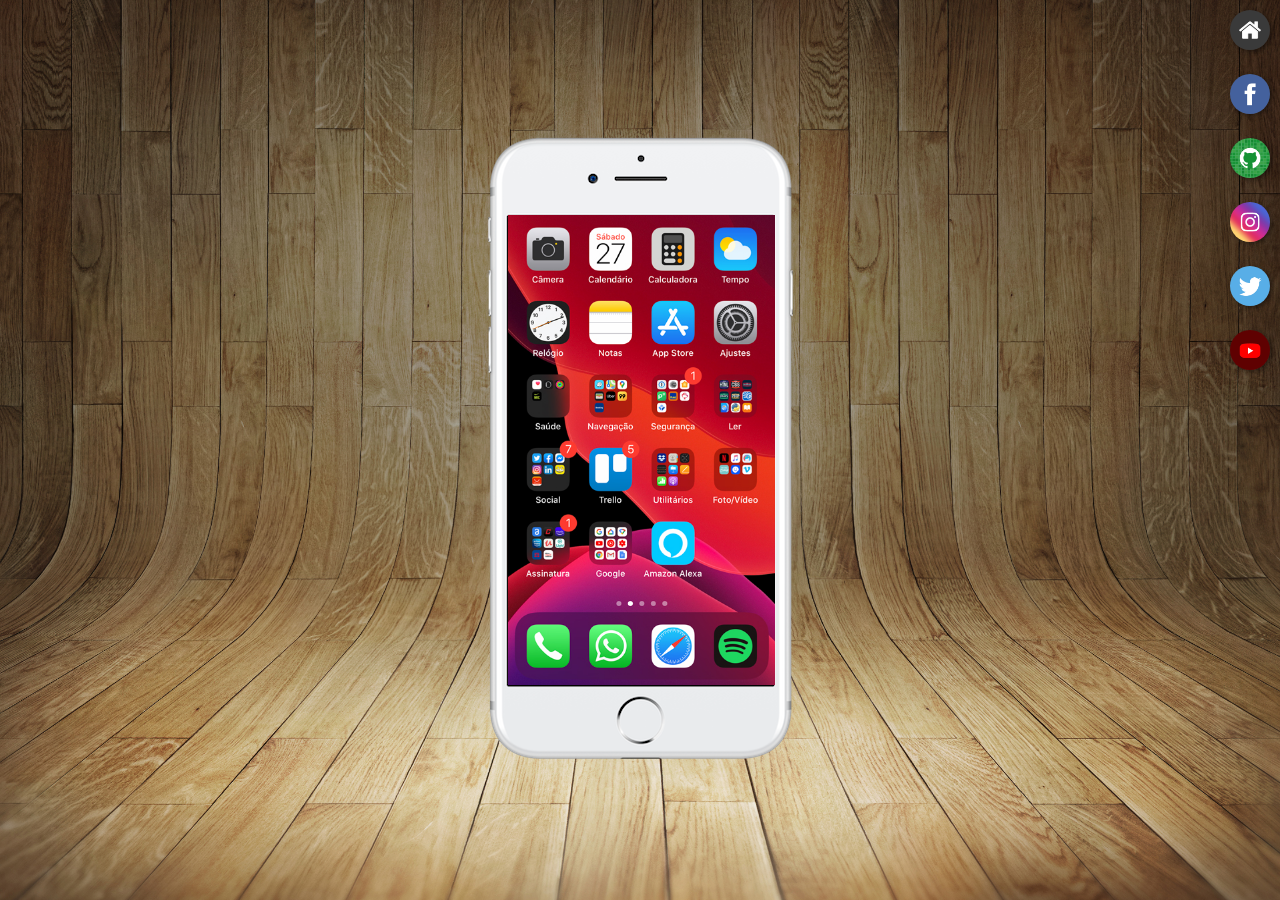
<file: index.html>
<!DOCTYPE html>
<html lang="pt-br">
<head>
    <meta charset="UTF-8">
    <meta name="viewport" content="width=device-width, initial-scale=1.0">
    <title>Redes sociais</title>
    <link rel="stylesheet" href="estilos/style.css">
    <link rel="shortcut icon" href="favicon.ico" type="image/x-icon">
    
</head>
<body>
    <main>
        <section id="telefone">
            <iframe src="home.html" name="tela" id="tela" frameborder="0">
                Seu navegador não é compativél com isso.
            </iframe>
        </section>
        <section id="redes-sociais">
            <a href="home.html" target="tela"><img src="imagens/logo-home.jpg" alt="home"></a> <br>
            <a href="facebook.html" target="tela"><img src="imagens/logo-facebook.jpg" alt="facebook"></a> <br>
            <a href="#" target="tela"><img src="imagens/logo-github.jpg" alt="github"></a> <br>
            <a href="#" target="tela"><img src="imagens/logo-instagram.jpg" alt="instagram"></a> <br>
            <a href="#" target="tela"><img src="imagens/logo-twitter.jpg" alt="twitter"></a> <br>
            <a href="#" target="tela"><img src="imagens/logo-youtube.jpg" alt="youtube"></a> <br>
        </section>
    </main>
</body>
</html>
</file>
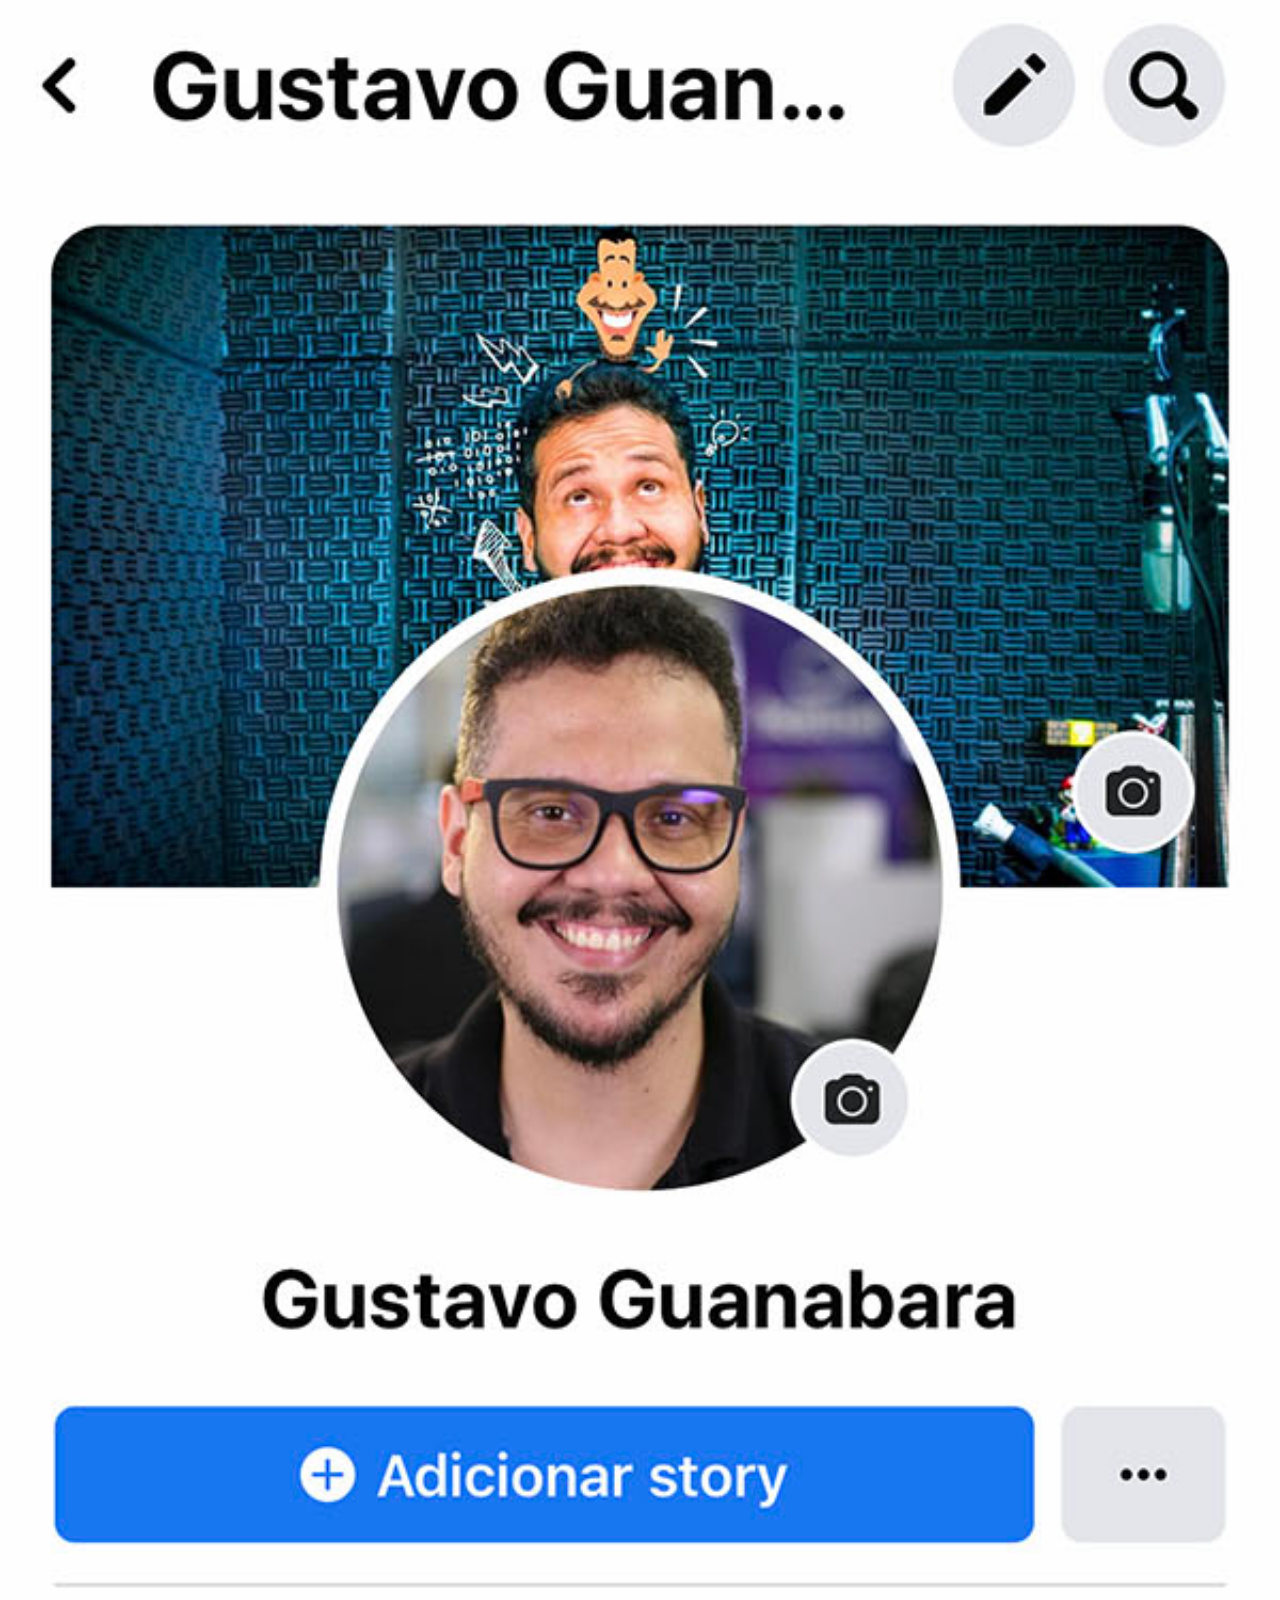
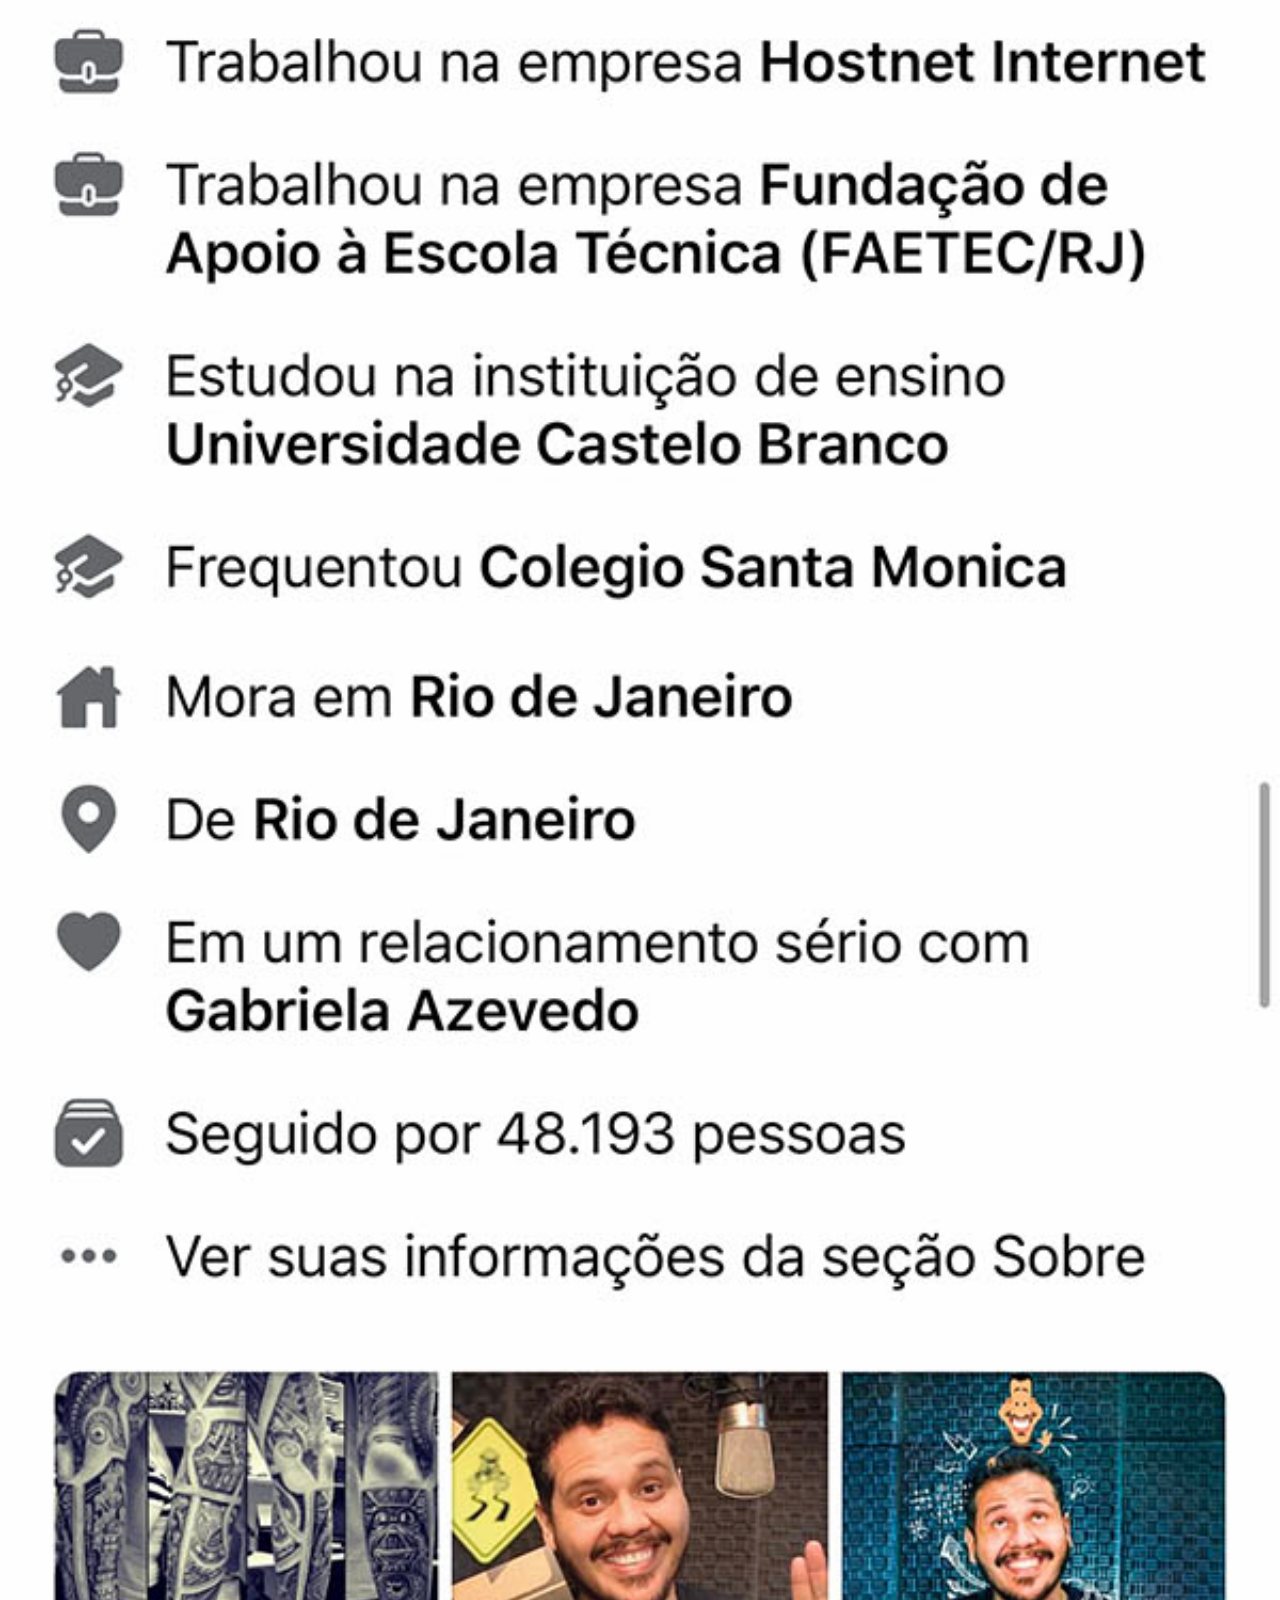
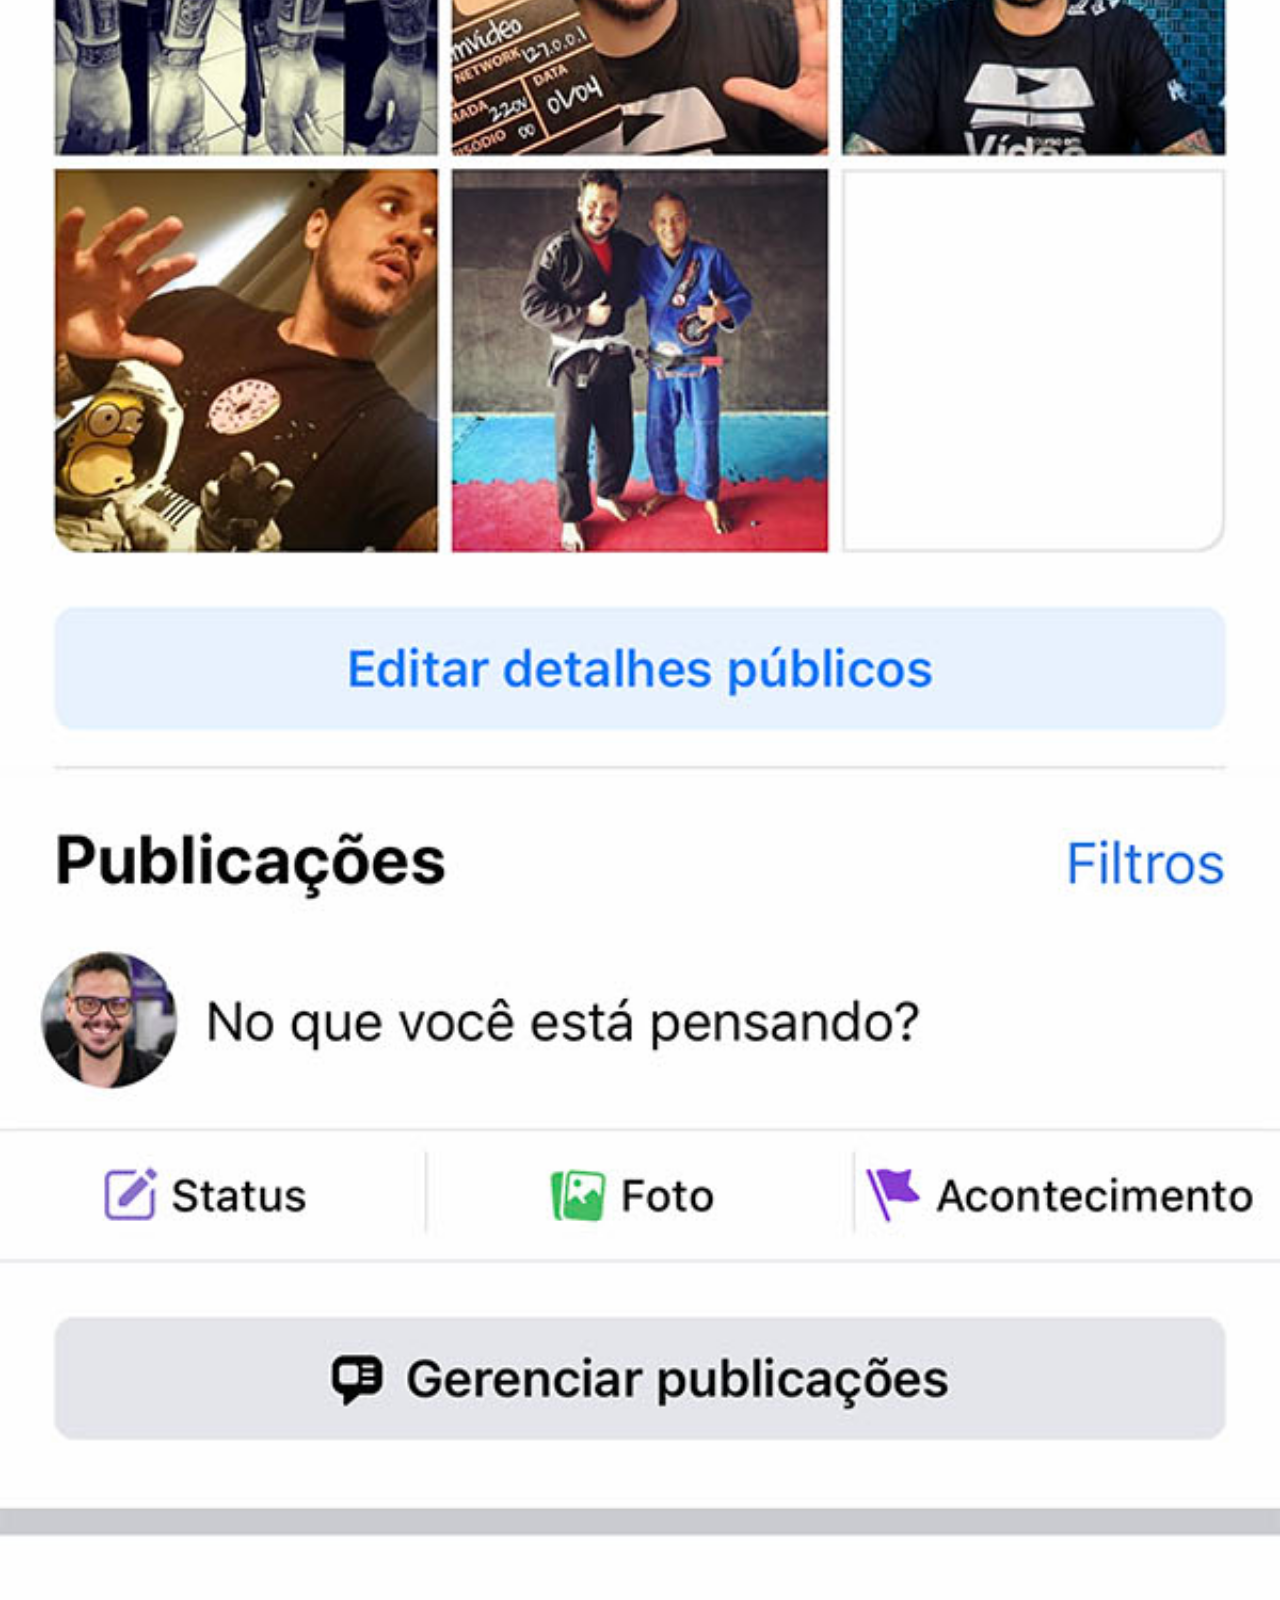
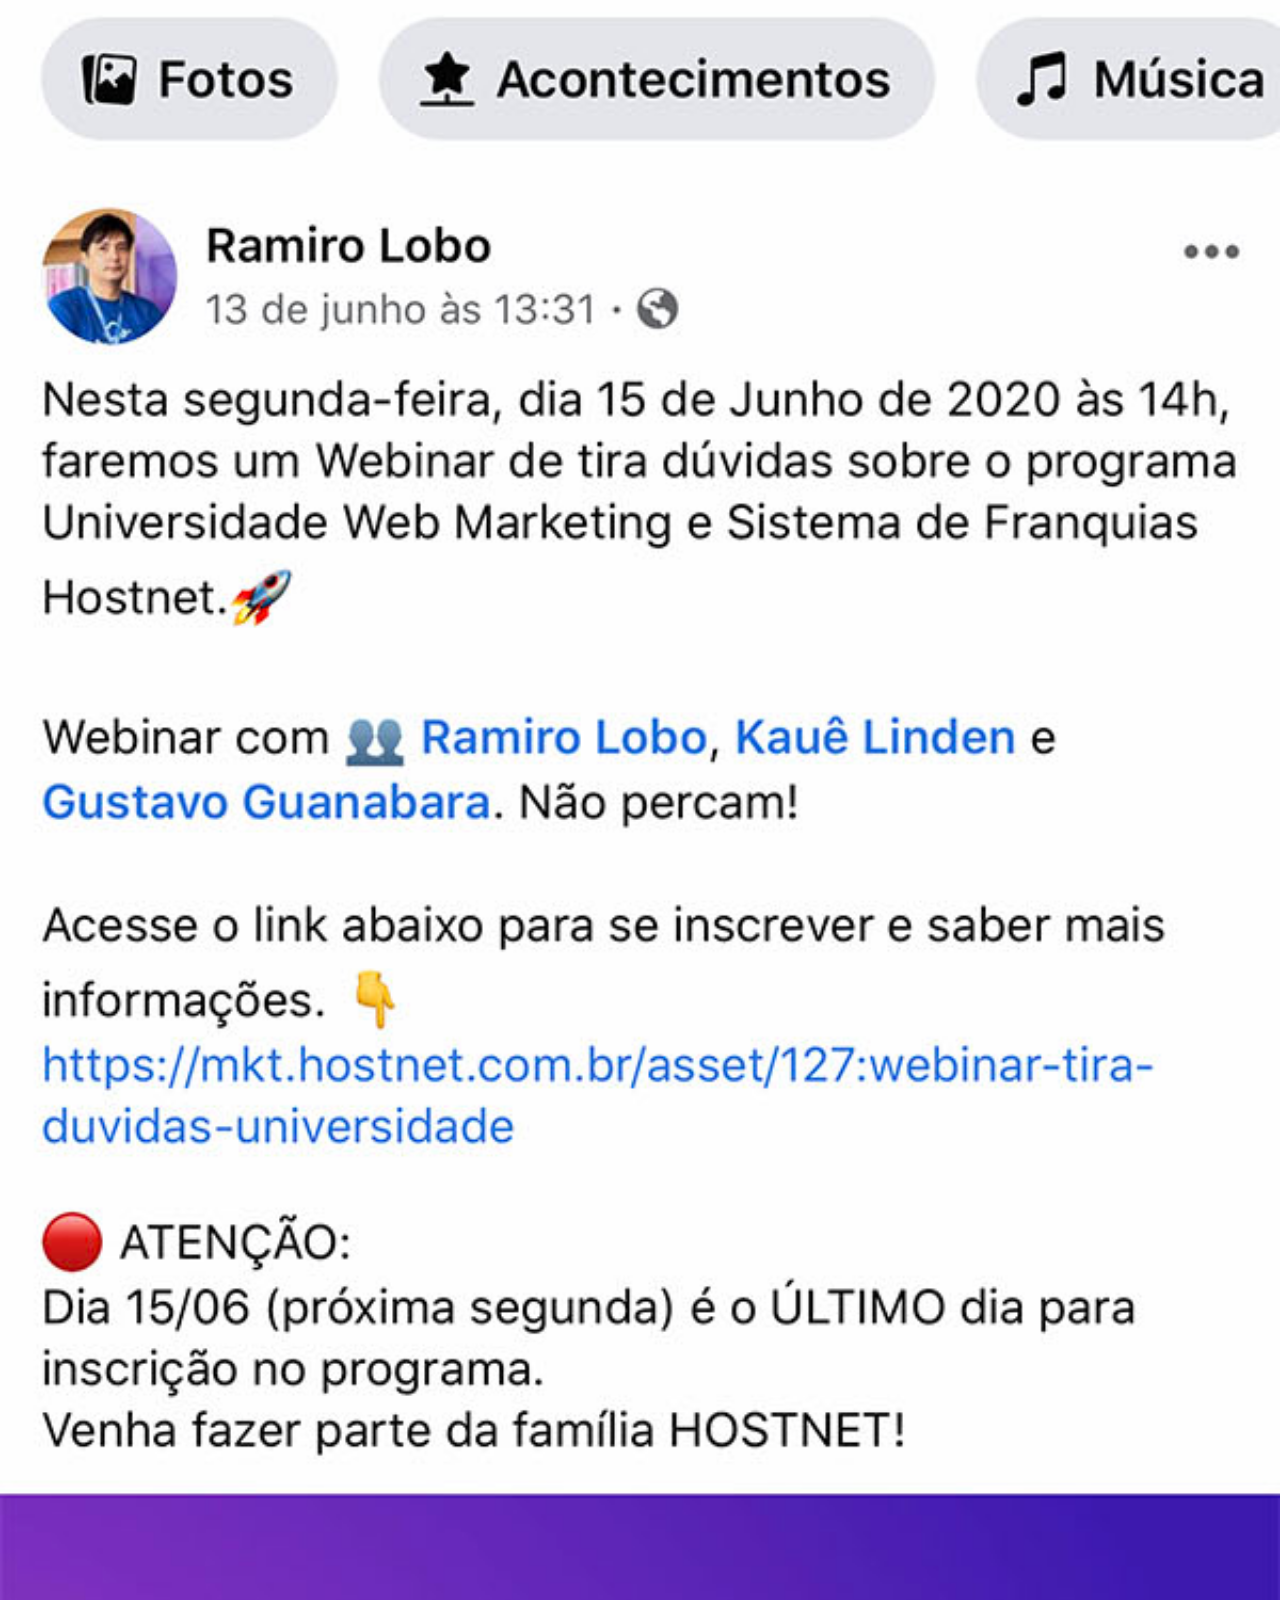
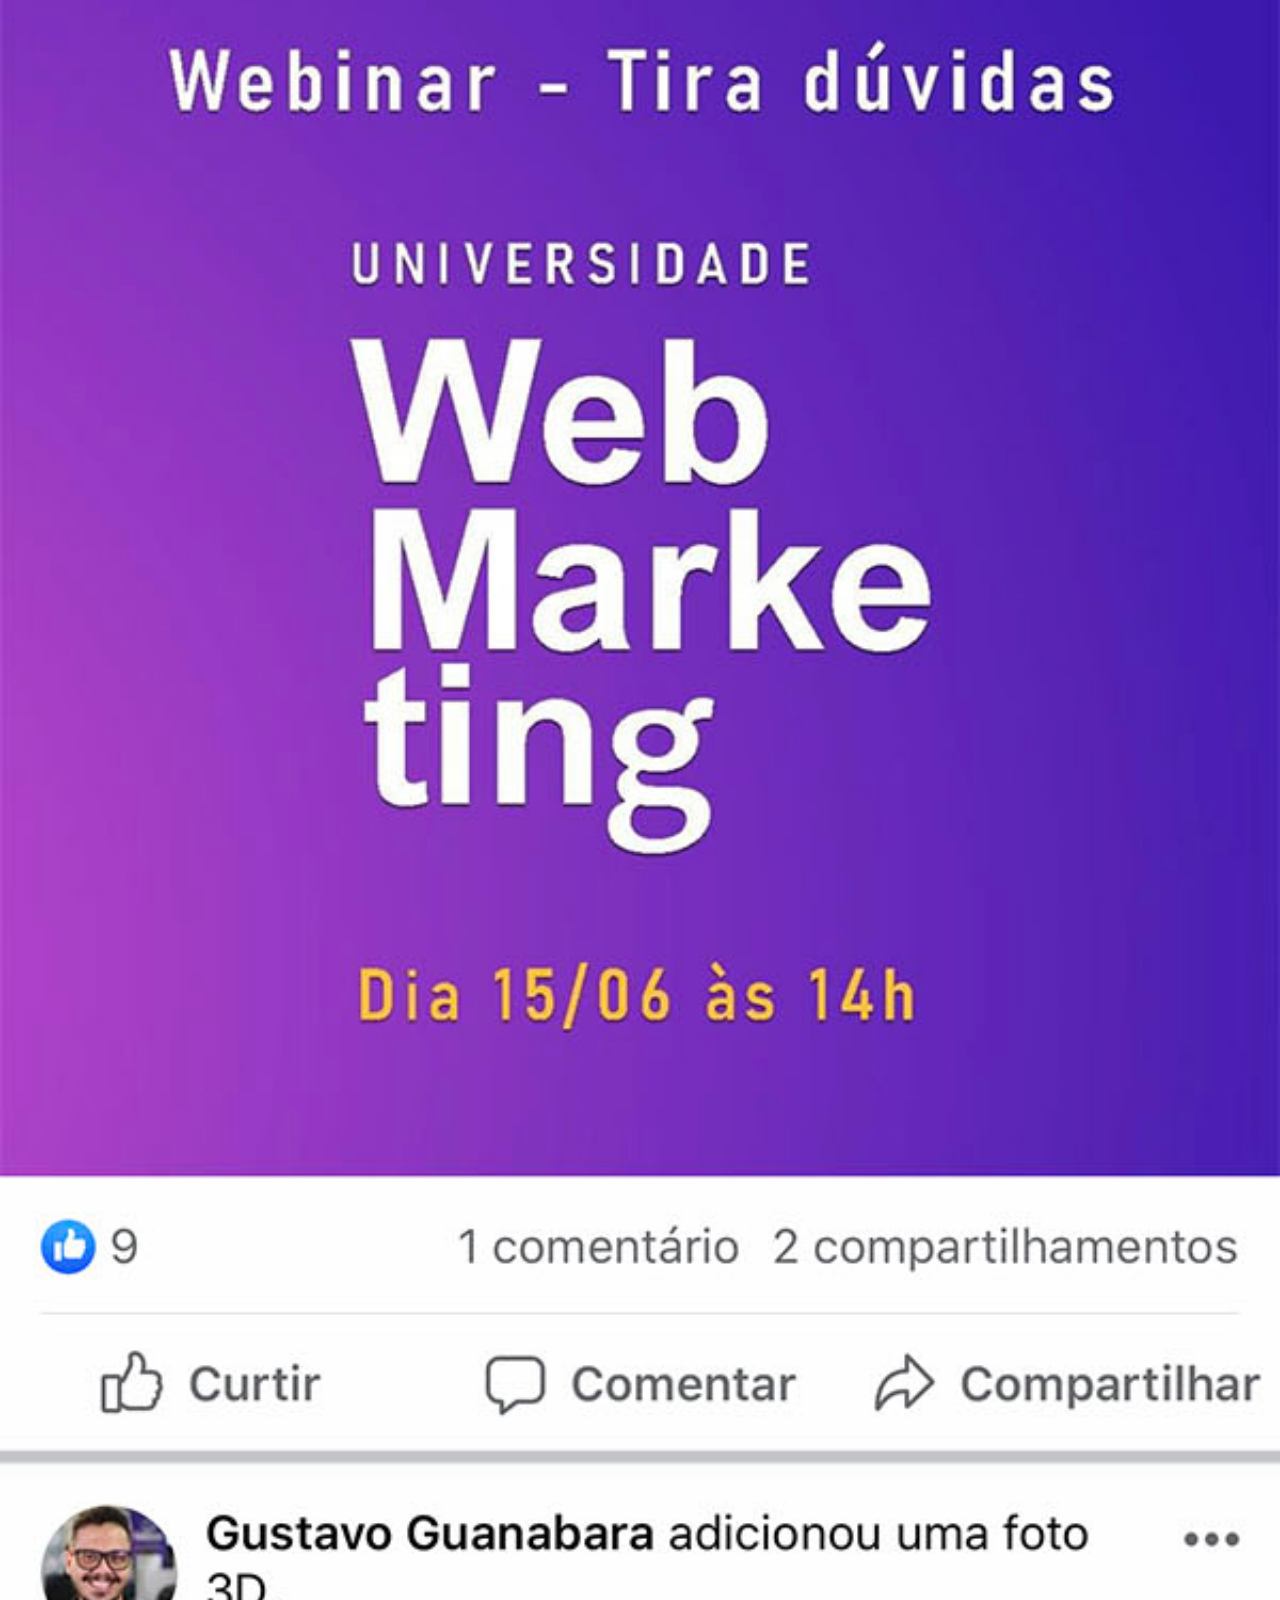
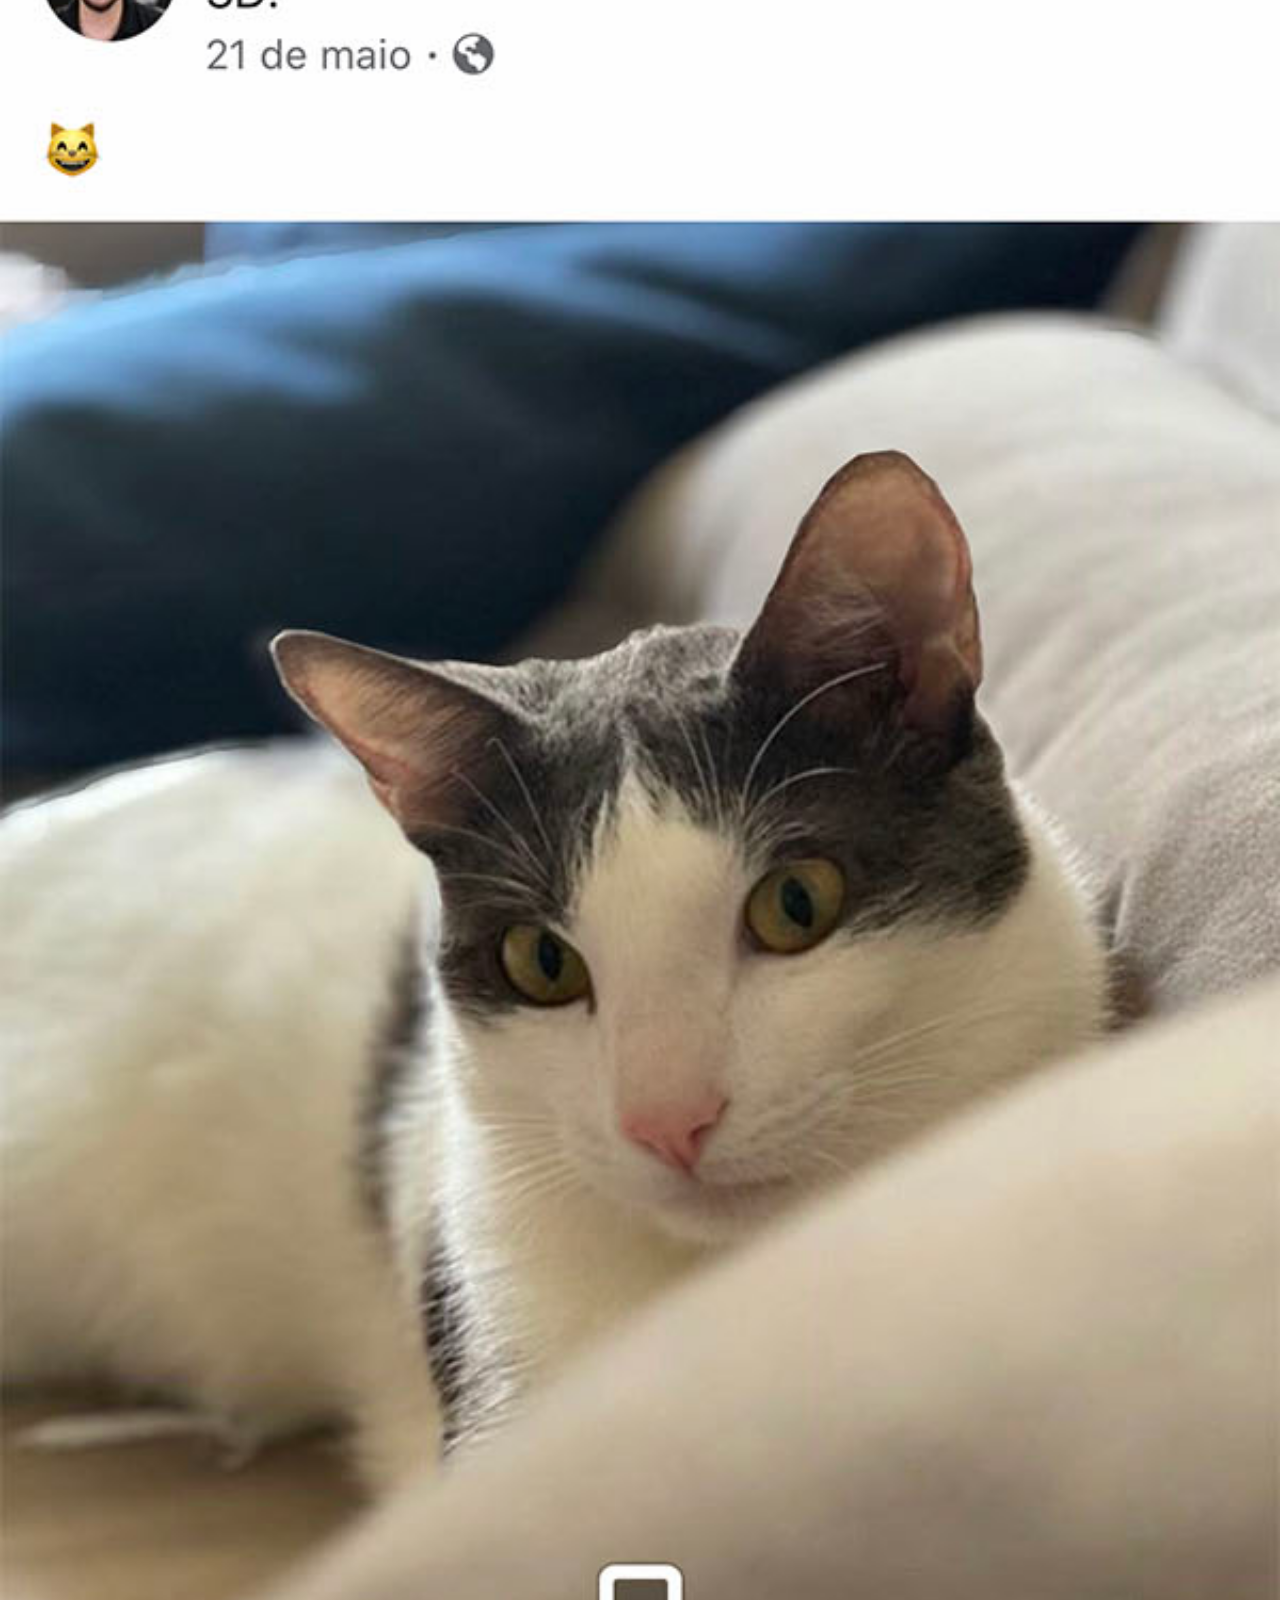
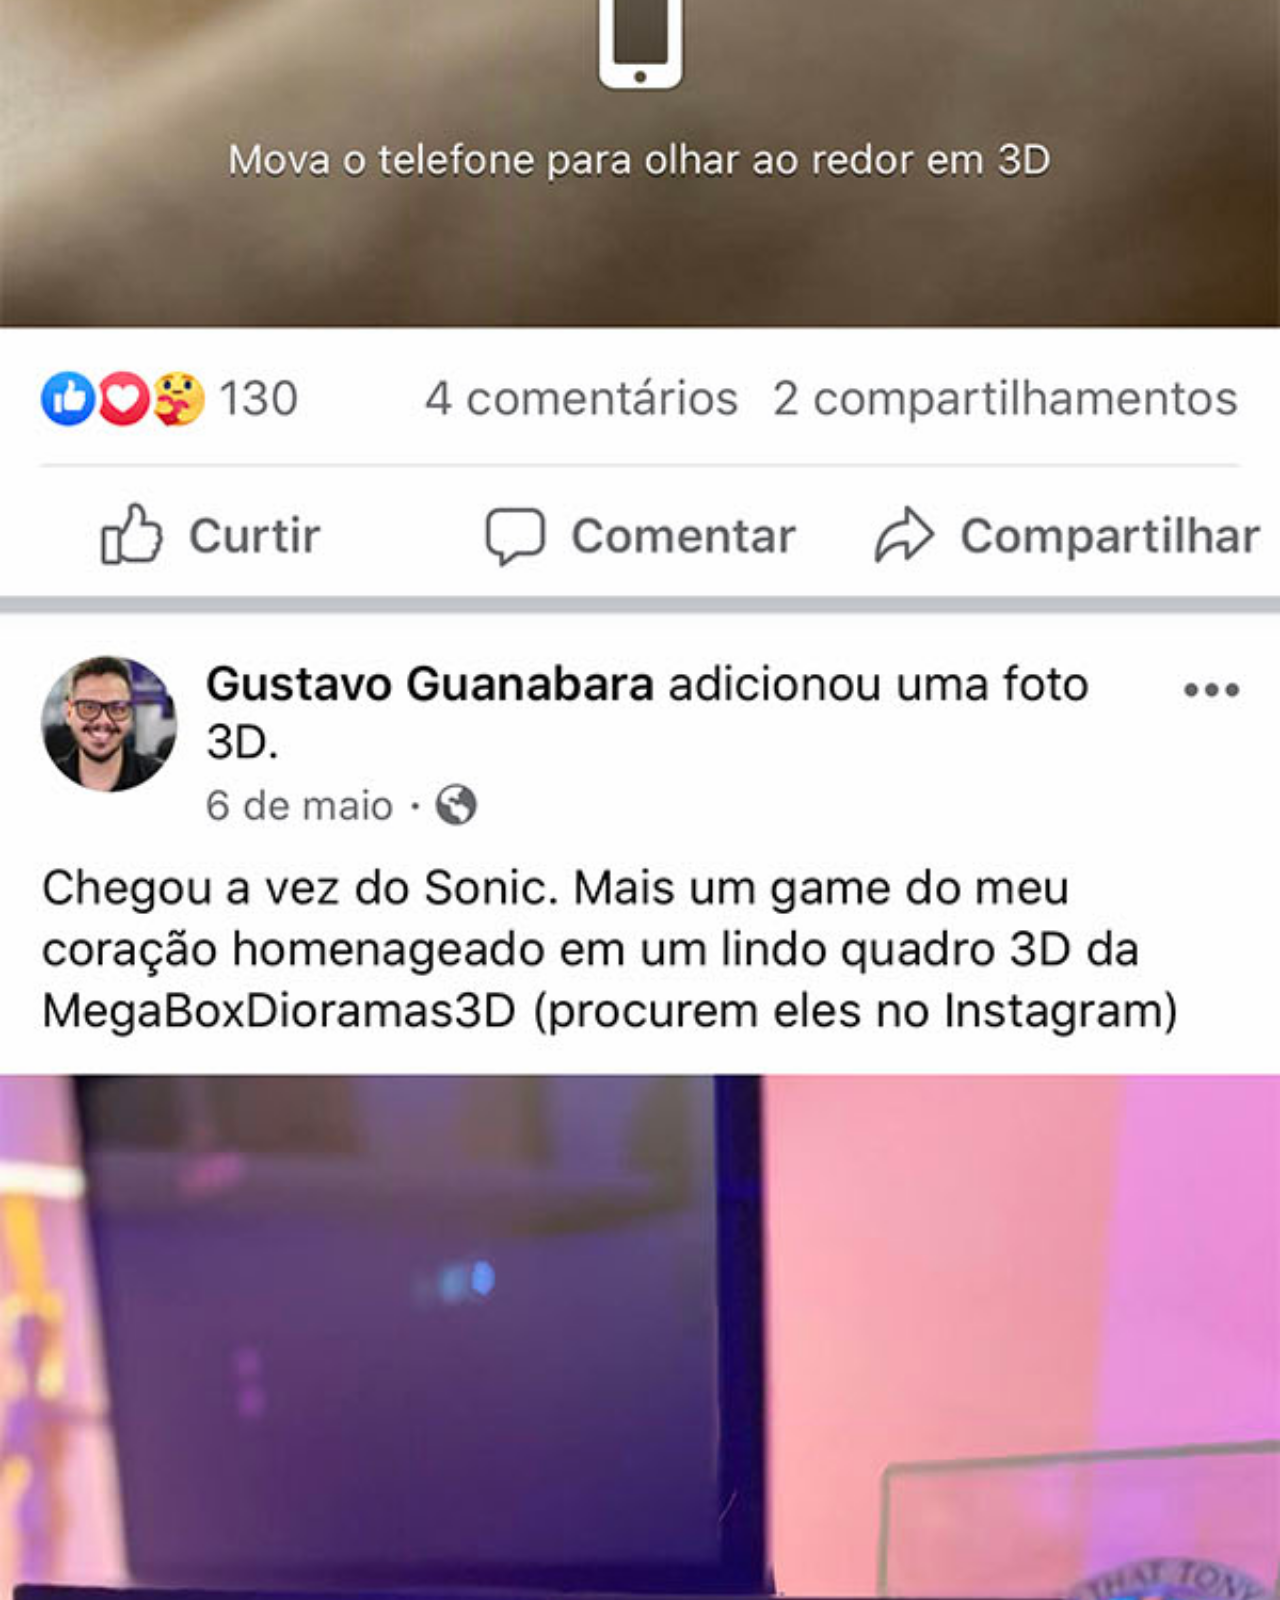
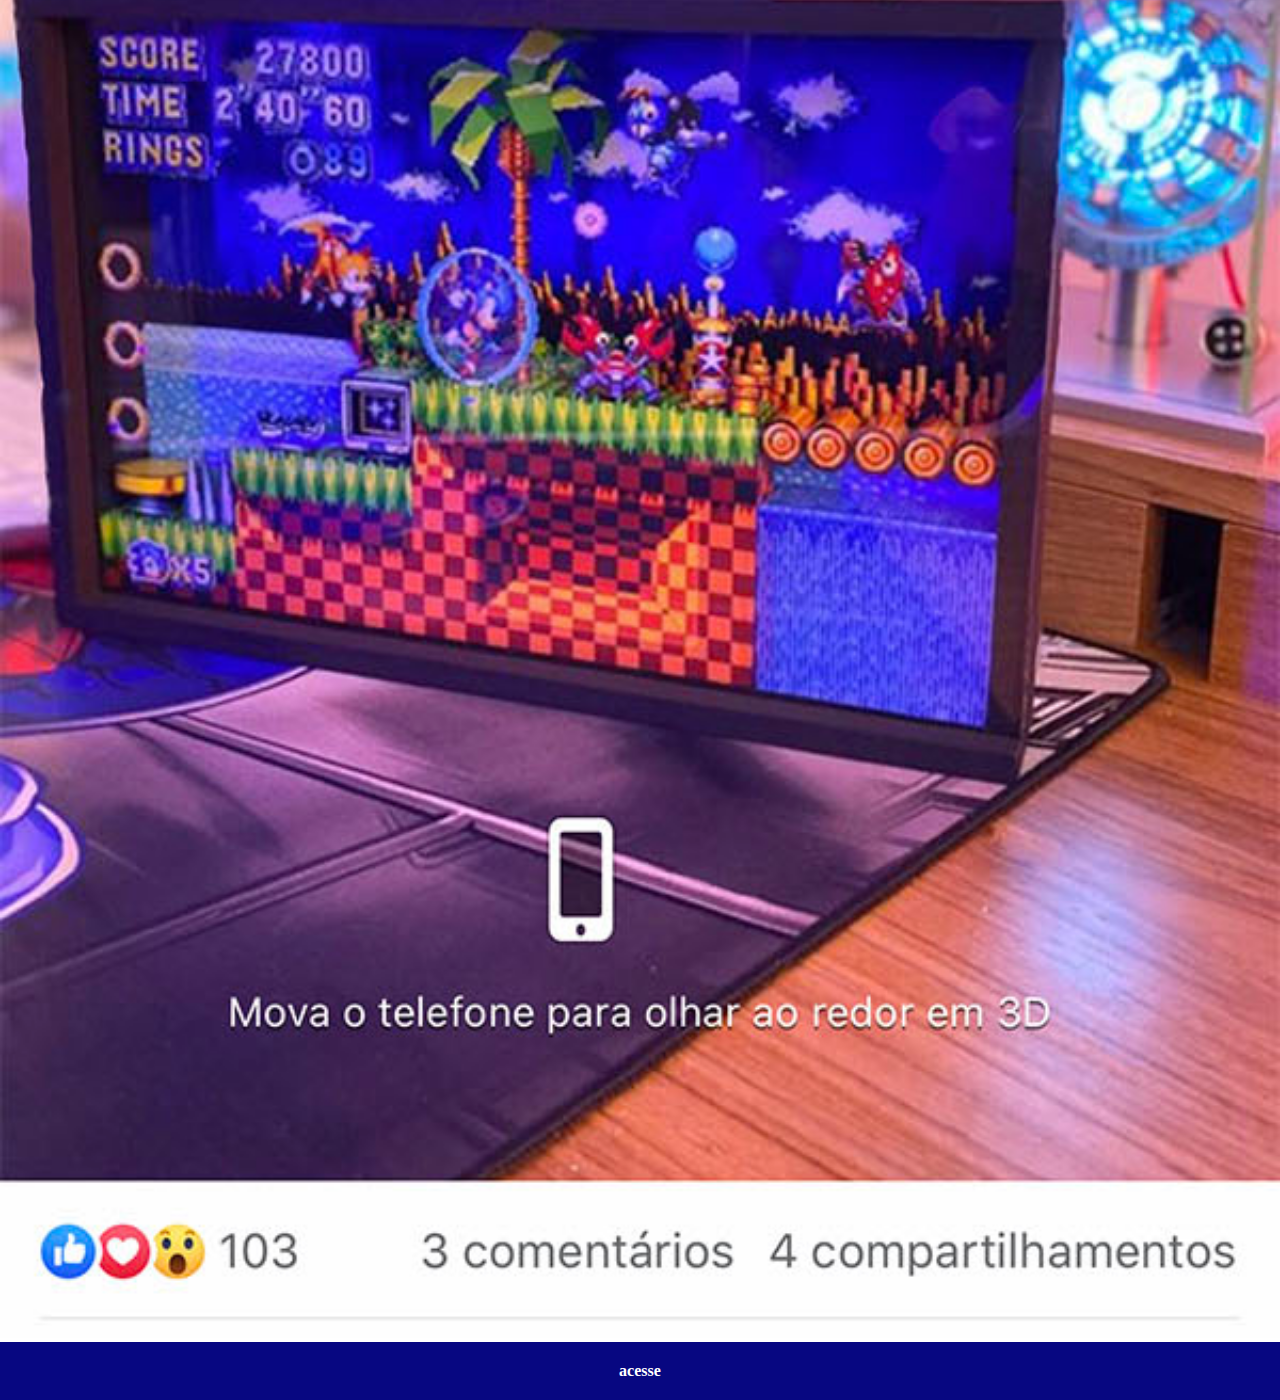
<file: facebook.html>
<!DOCTYPE html>
<html lang="pt-br">
<head>
    <meta charset="UTF-8">
    <meta name="viewport" content="width=device-width, initial-scale=1.0">
    <title>facebook</title>
    <link rel="stylesheet" href="estilos/social.css">
</head>
<body>
    <img src="imagens/tela-facebook.jpg" alt="facebook">
    <a href="https://www.facebook.com/CursosEmVideo/?locale=pt_BR" target="_blank">acesse</a>
</body>
</html>
</file>
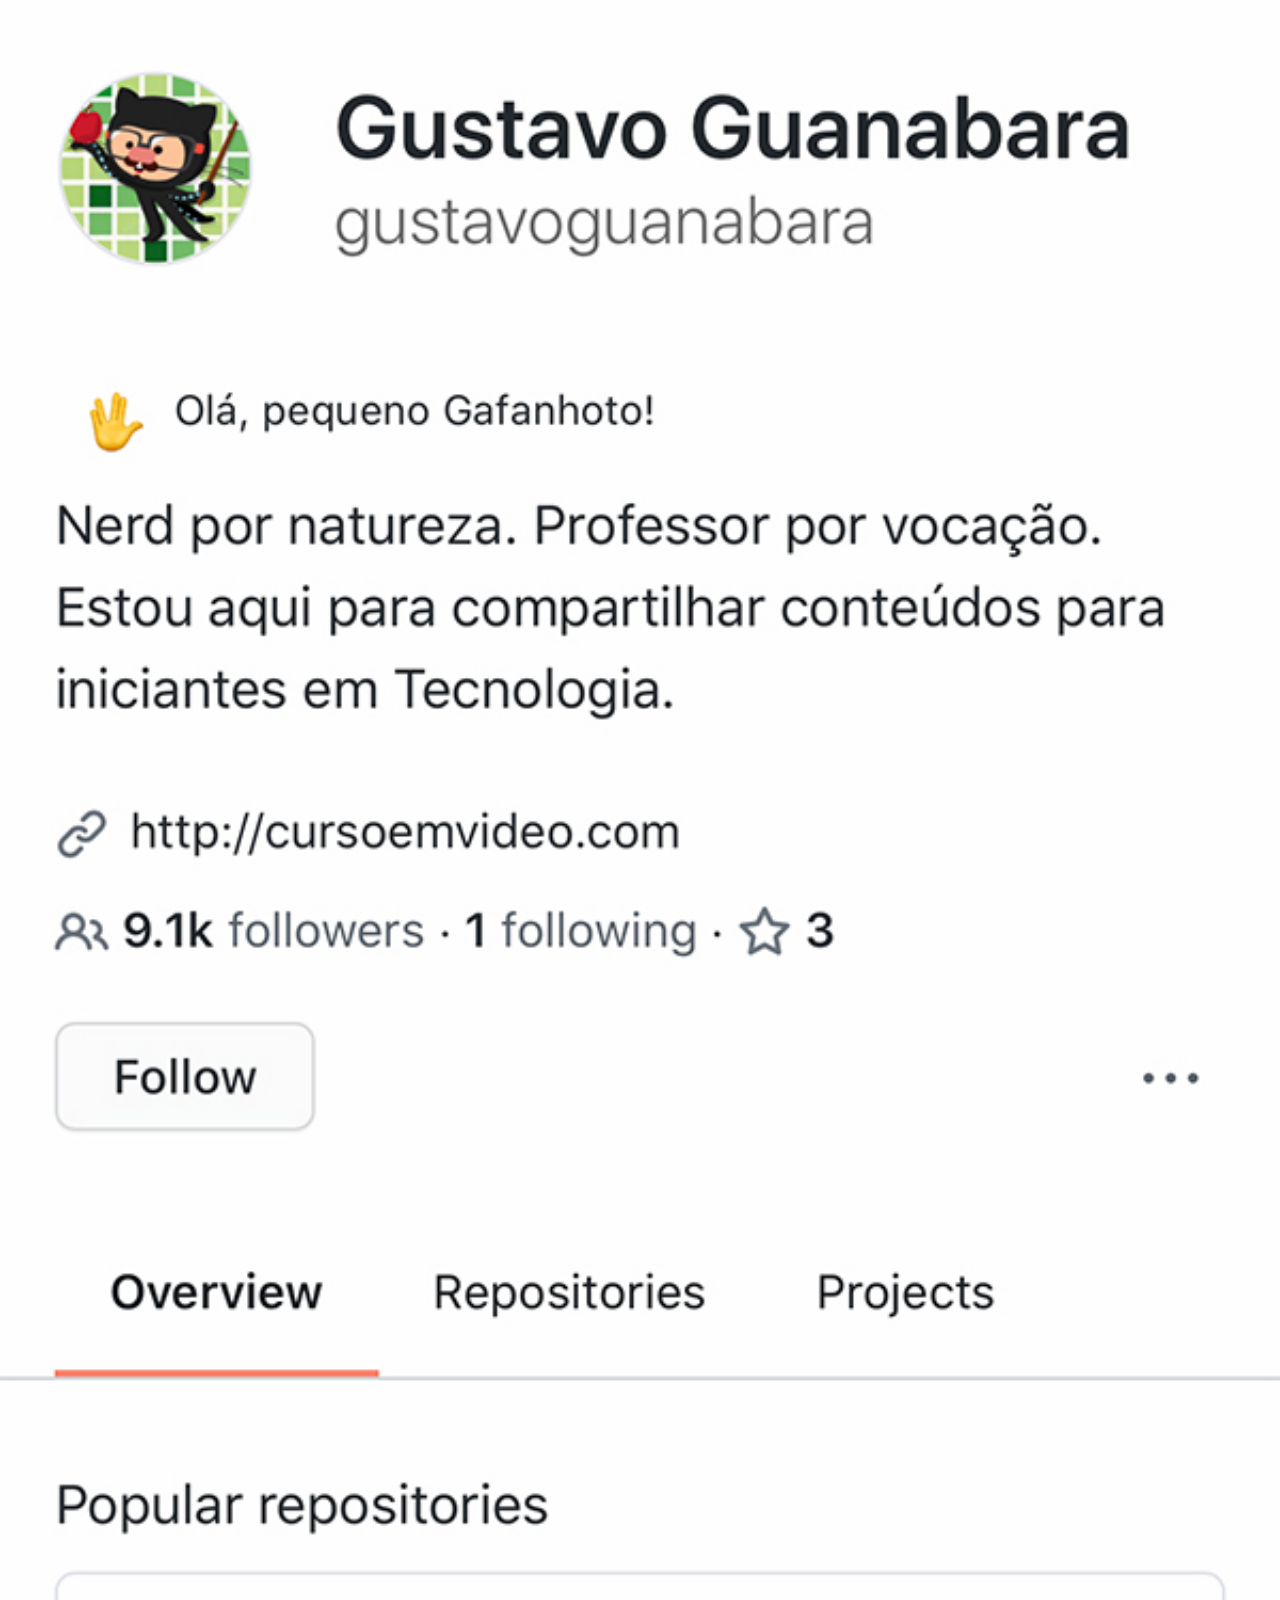
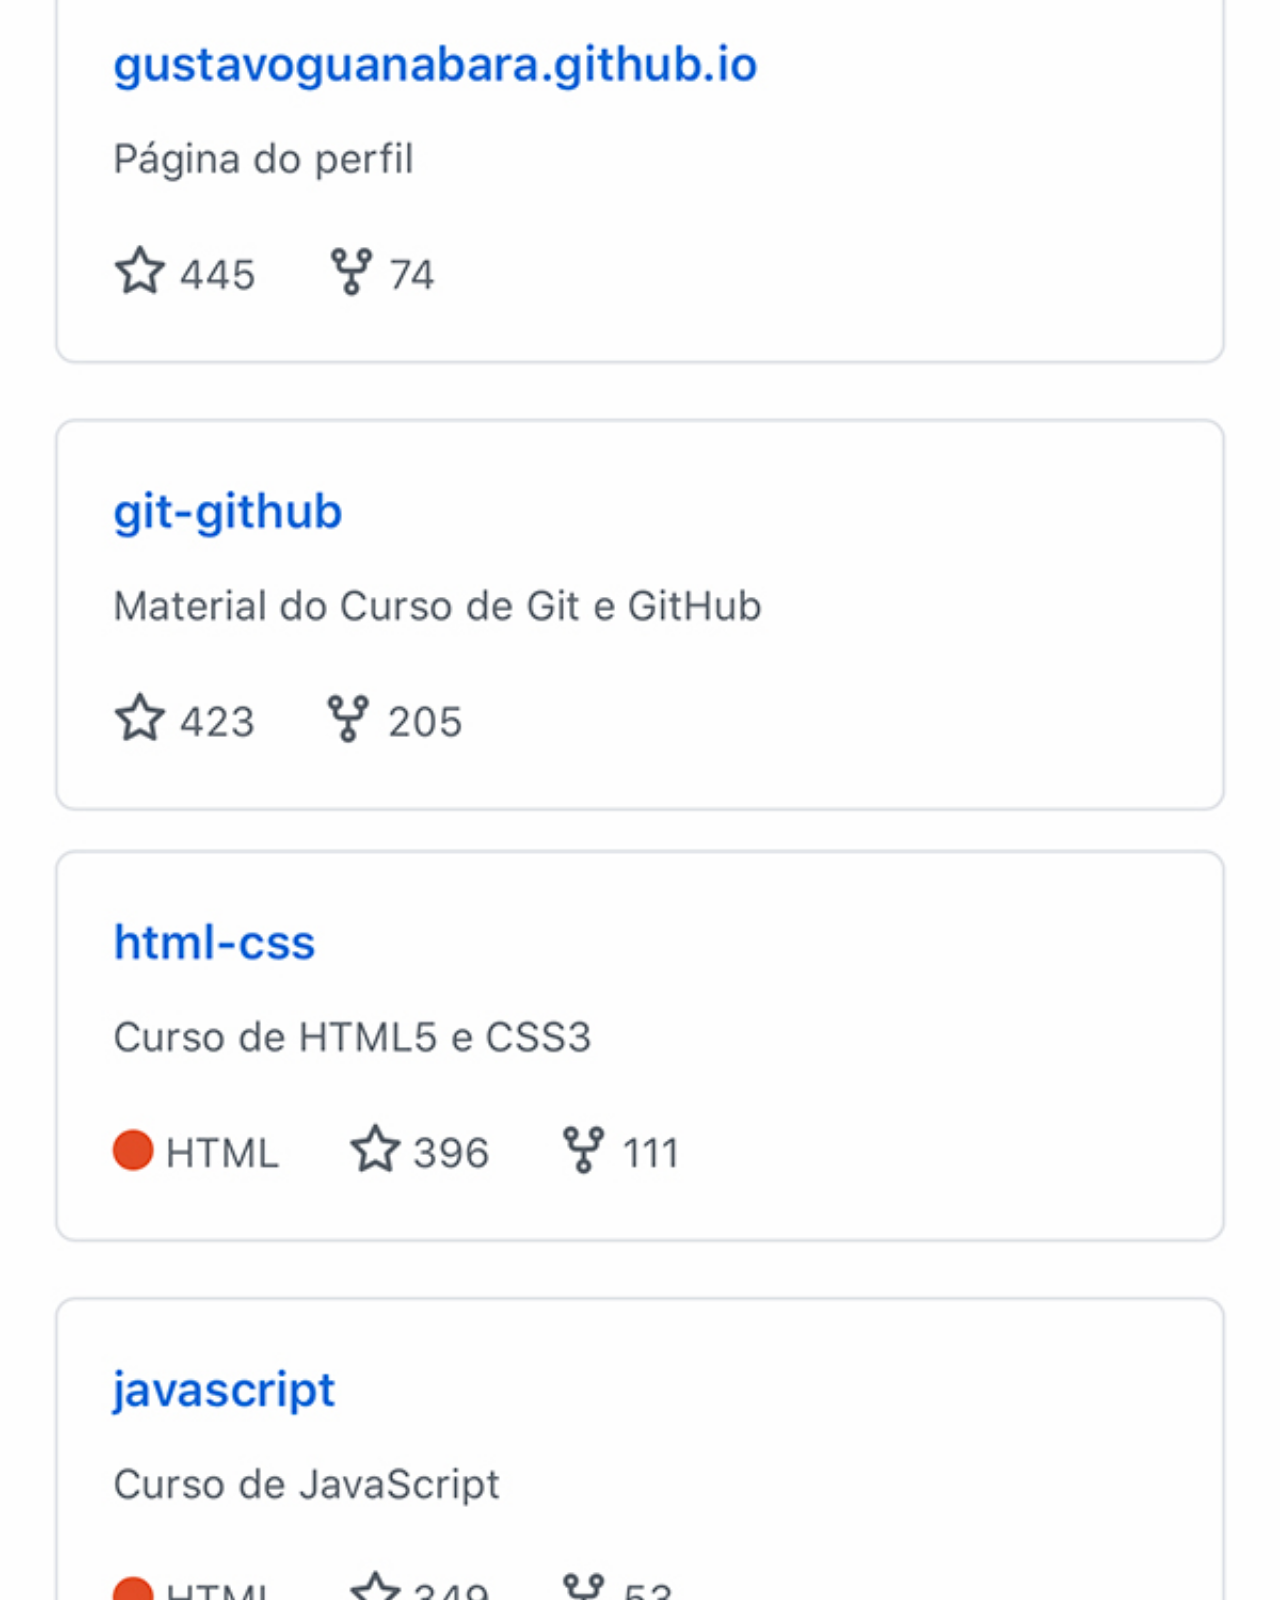
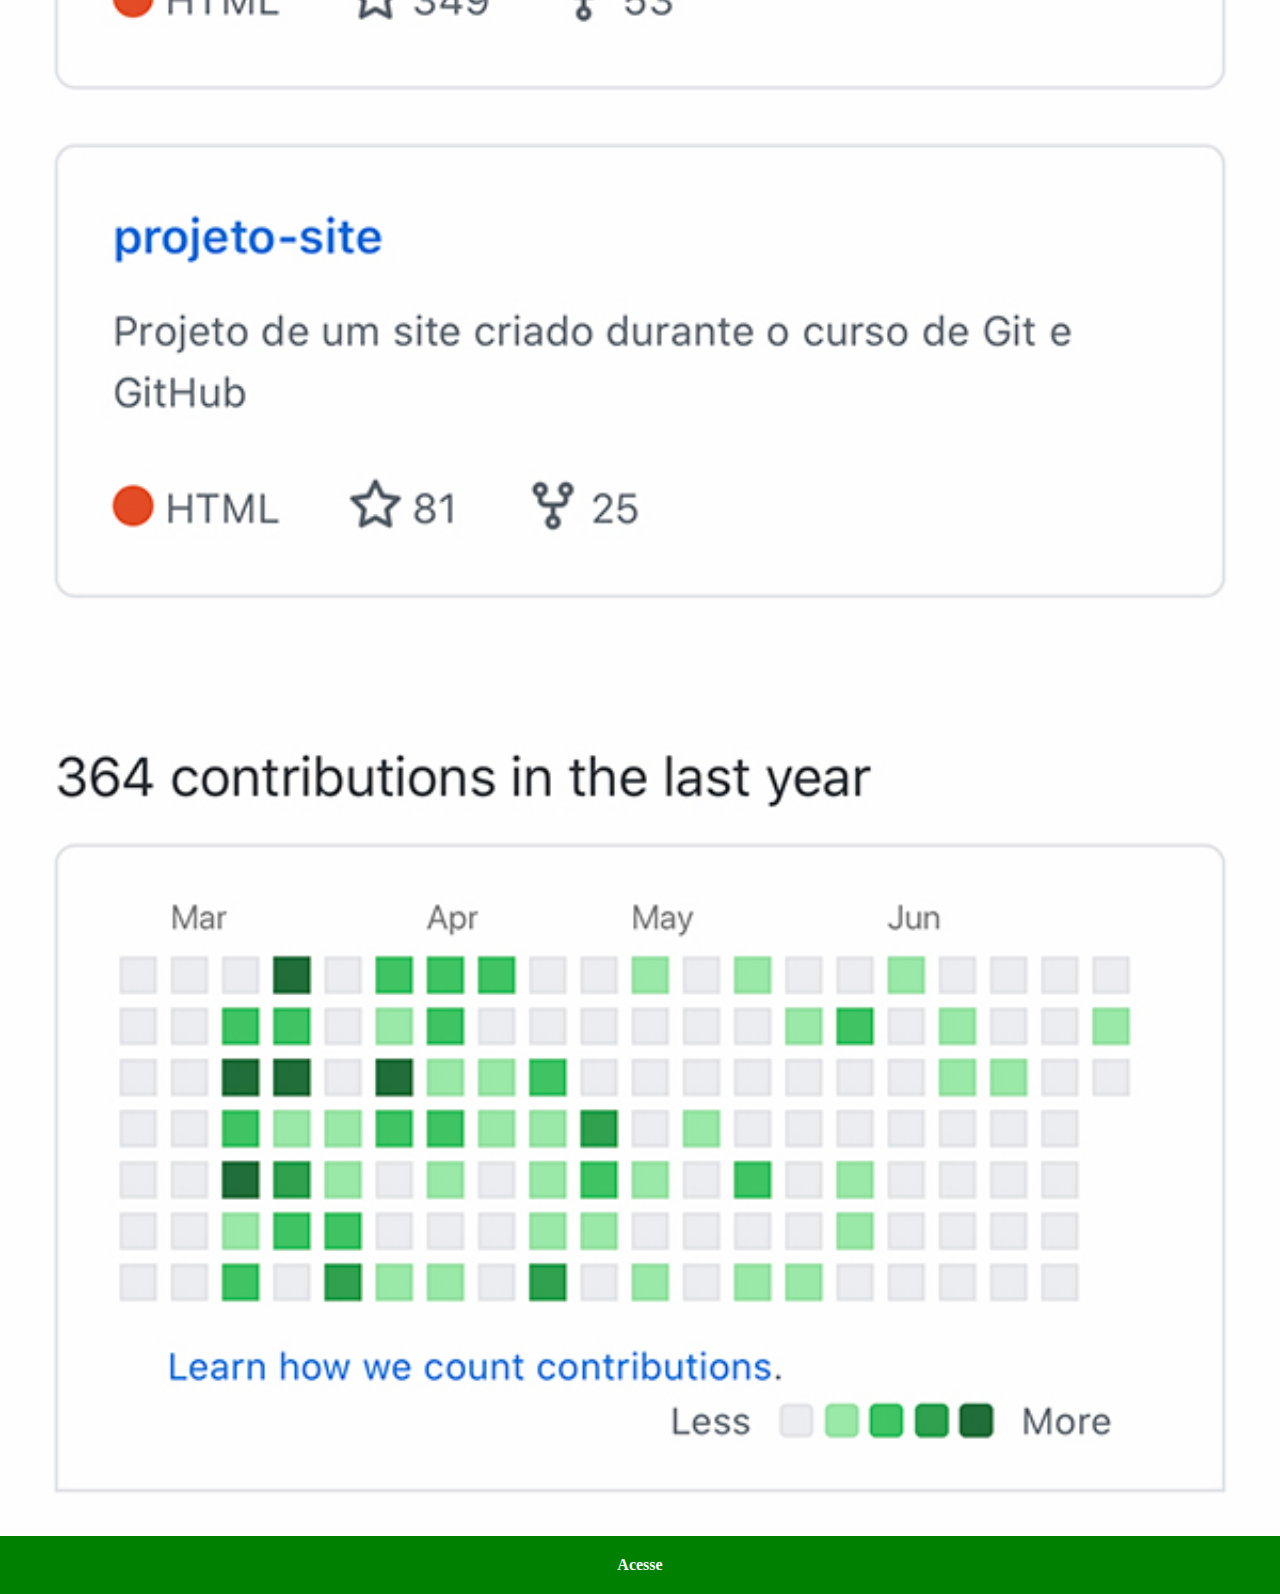
<file: github.html>
<!DOCTYPE html>
<html lang="pt-br">
<head>
    <meta charset="UTF-8">
    <meta name="viewport" content="width=device-width, initial-scale=1.0">
    <title>Github</title>
    <link rel="stylesheet" href="estilos/social.css">
    <style>
        a{
            background-color: green;
        }
        a:hover{
            background-color: rgb(9, 210, 9);
        }
    </style>
</head>
<body>
    <img src="imagens/tela-github.jpg" alt="github">
    <a href="https://github.com/gustavoguanabara" target="_blank">Acesse</a>
</body>
</html>
</file>
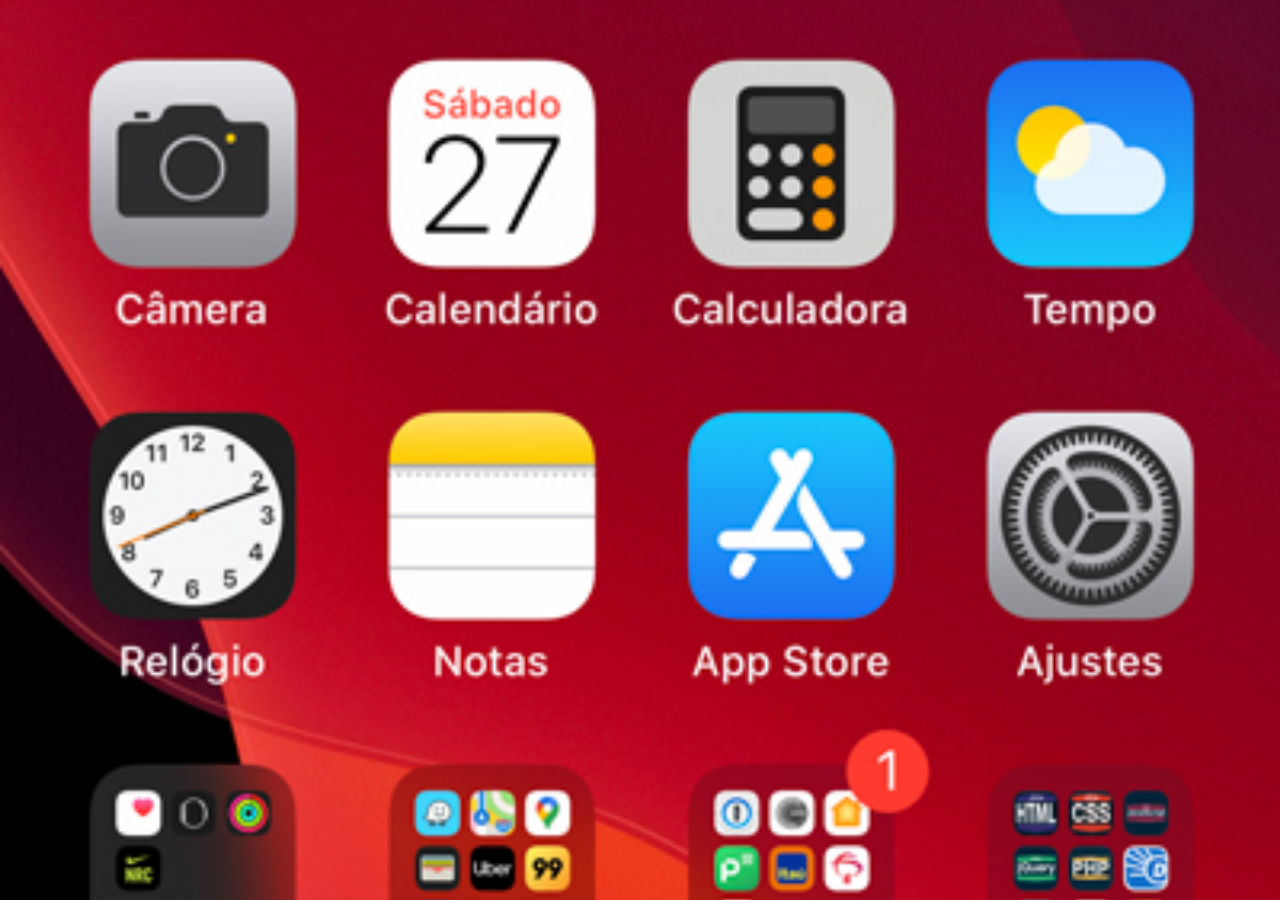
<file: home.html>
<!DOCTYPE html>
<html lang="pt-br">
<head>
    <meta charset="UTF-8">
    <meta name="viewport" content="width=device-width, initial-scale=1.0">
    <title>Home</title>
    <style>
        *{
            margin: 0px;
            padding: 0px;
        }
        body{
            width: 100vw;
            height: 100vh;
            background: blue url(imagens/tela-home.jpg) no-repeat top center;
            background-size: cover;
            
        }
    </style>
</head>
<body>
    
</body>
</html>
</file>
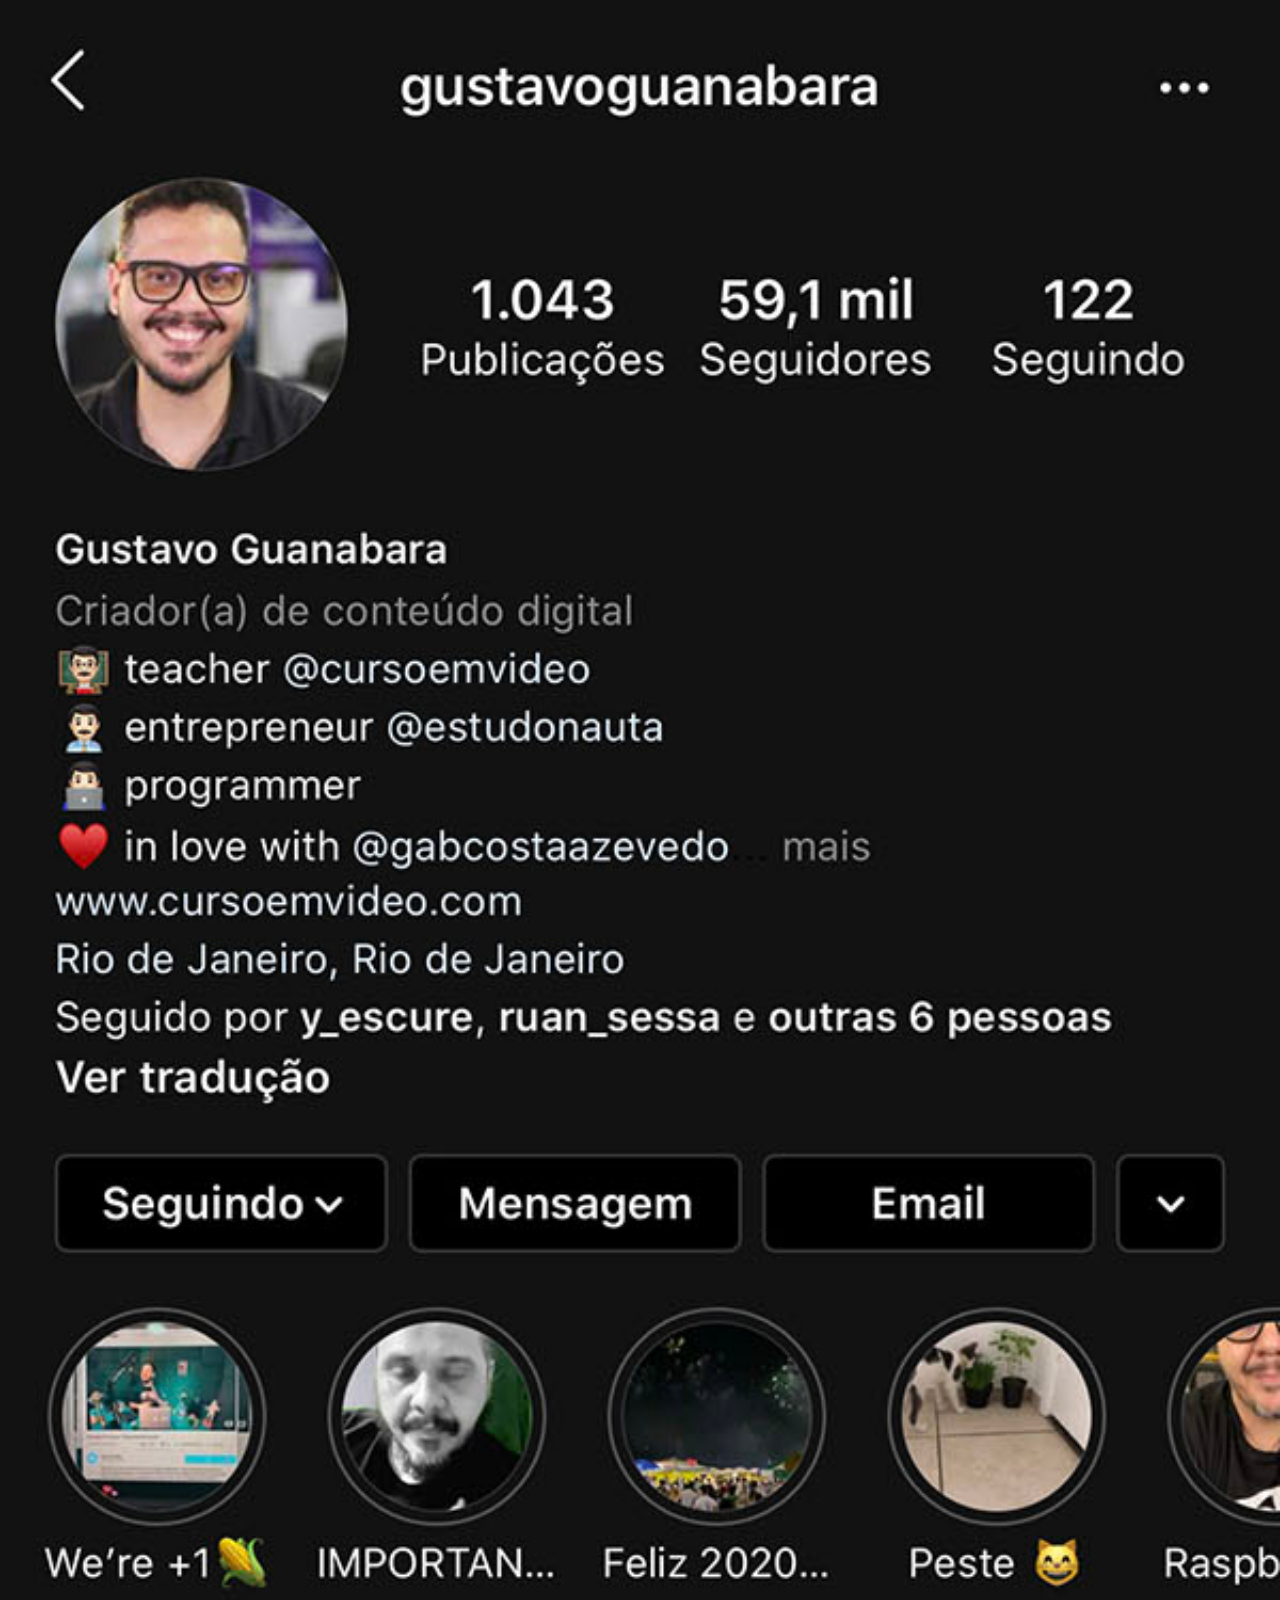
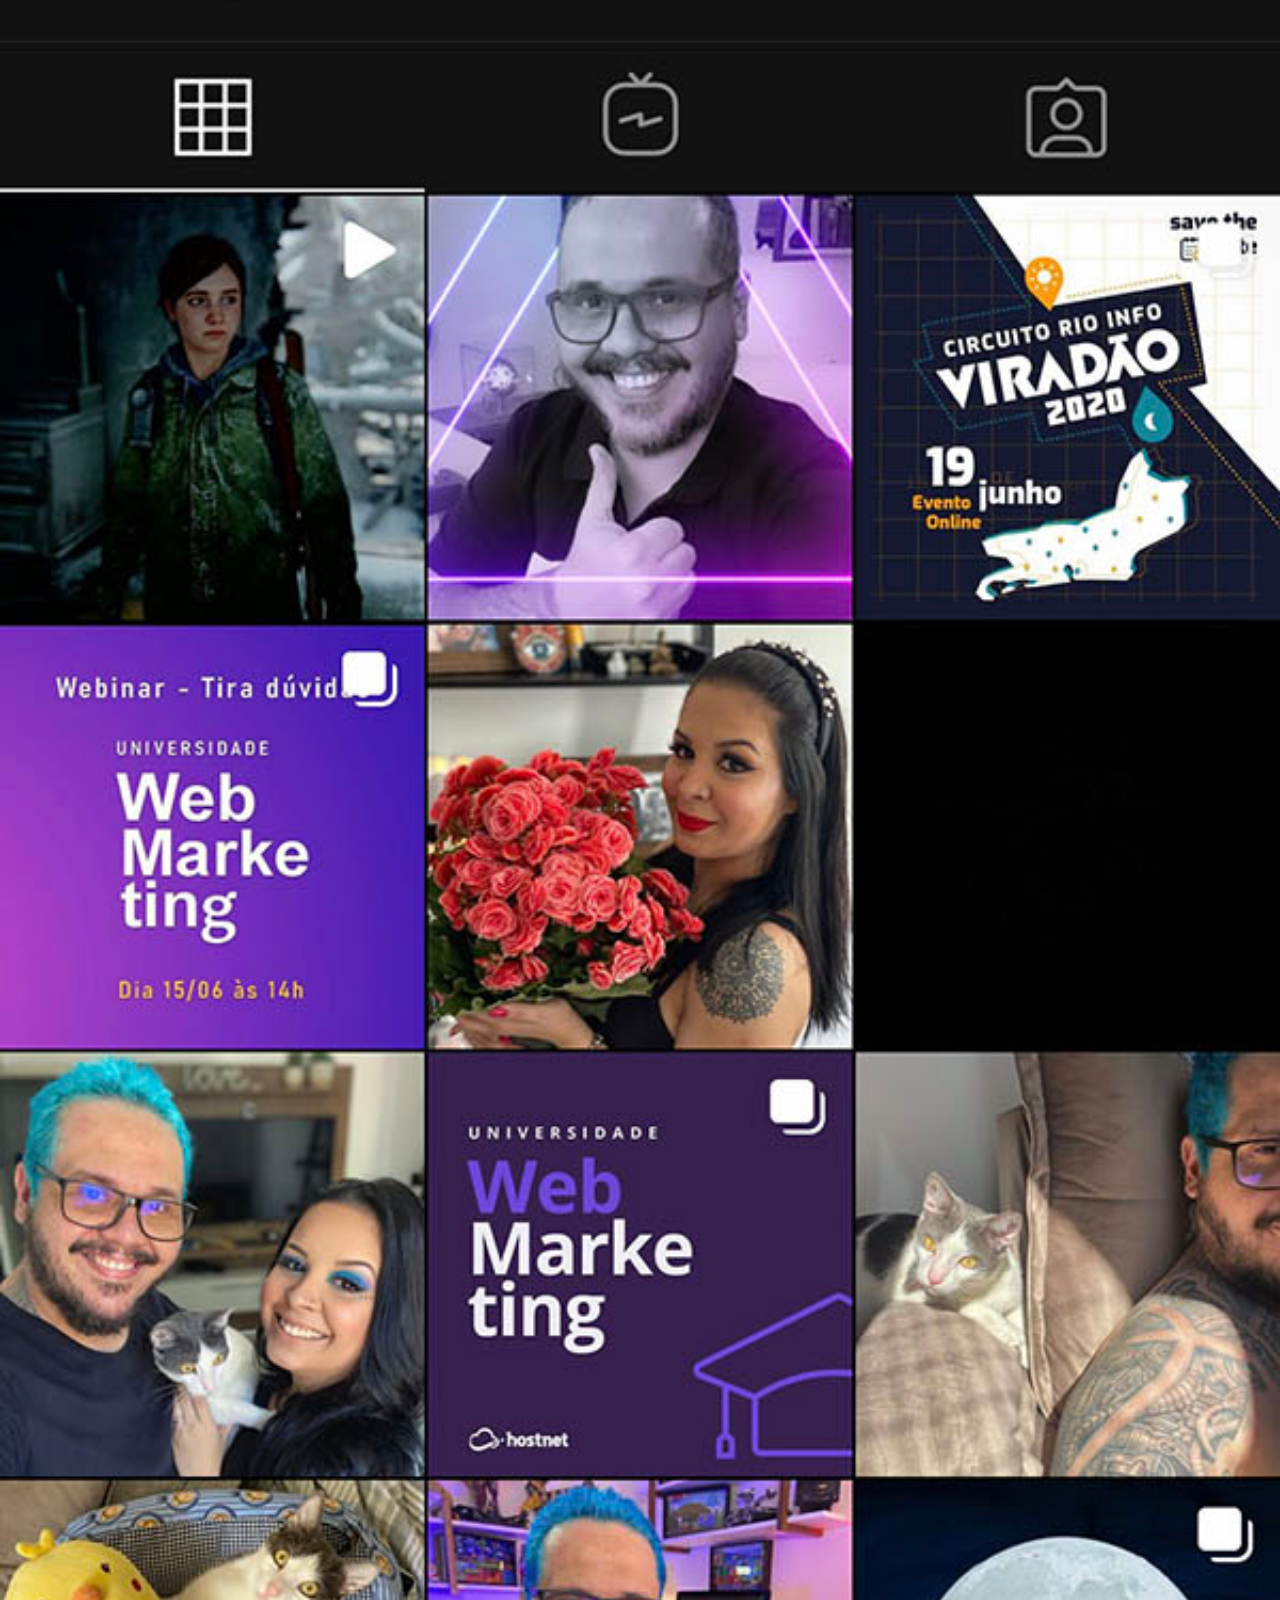
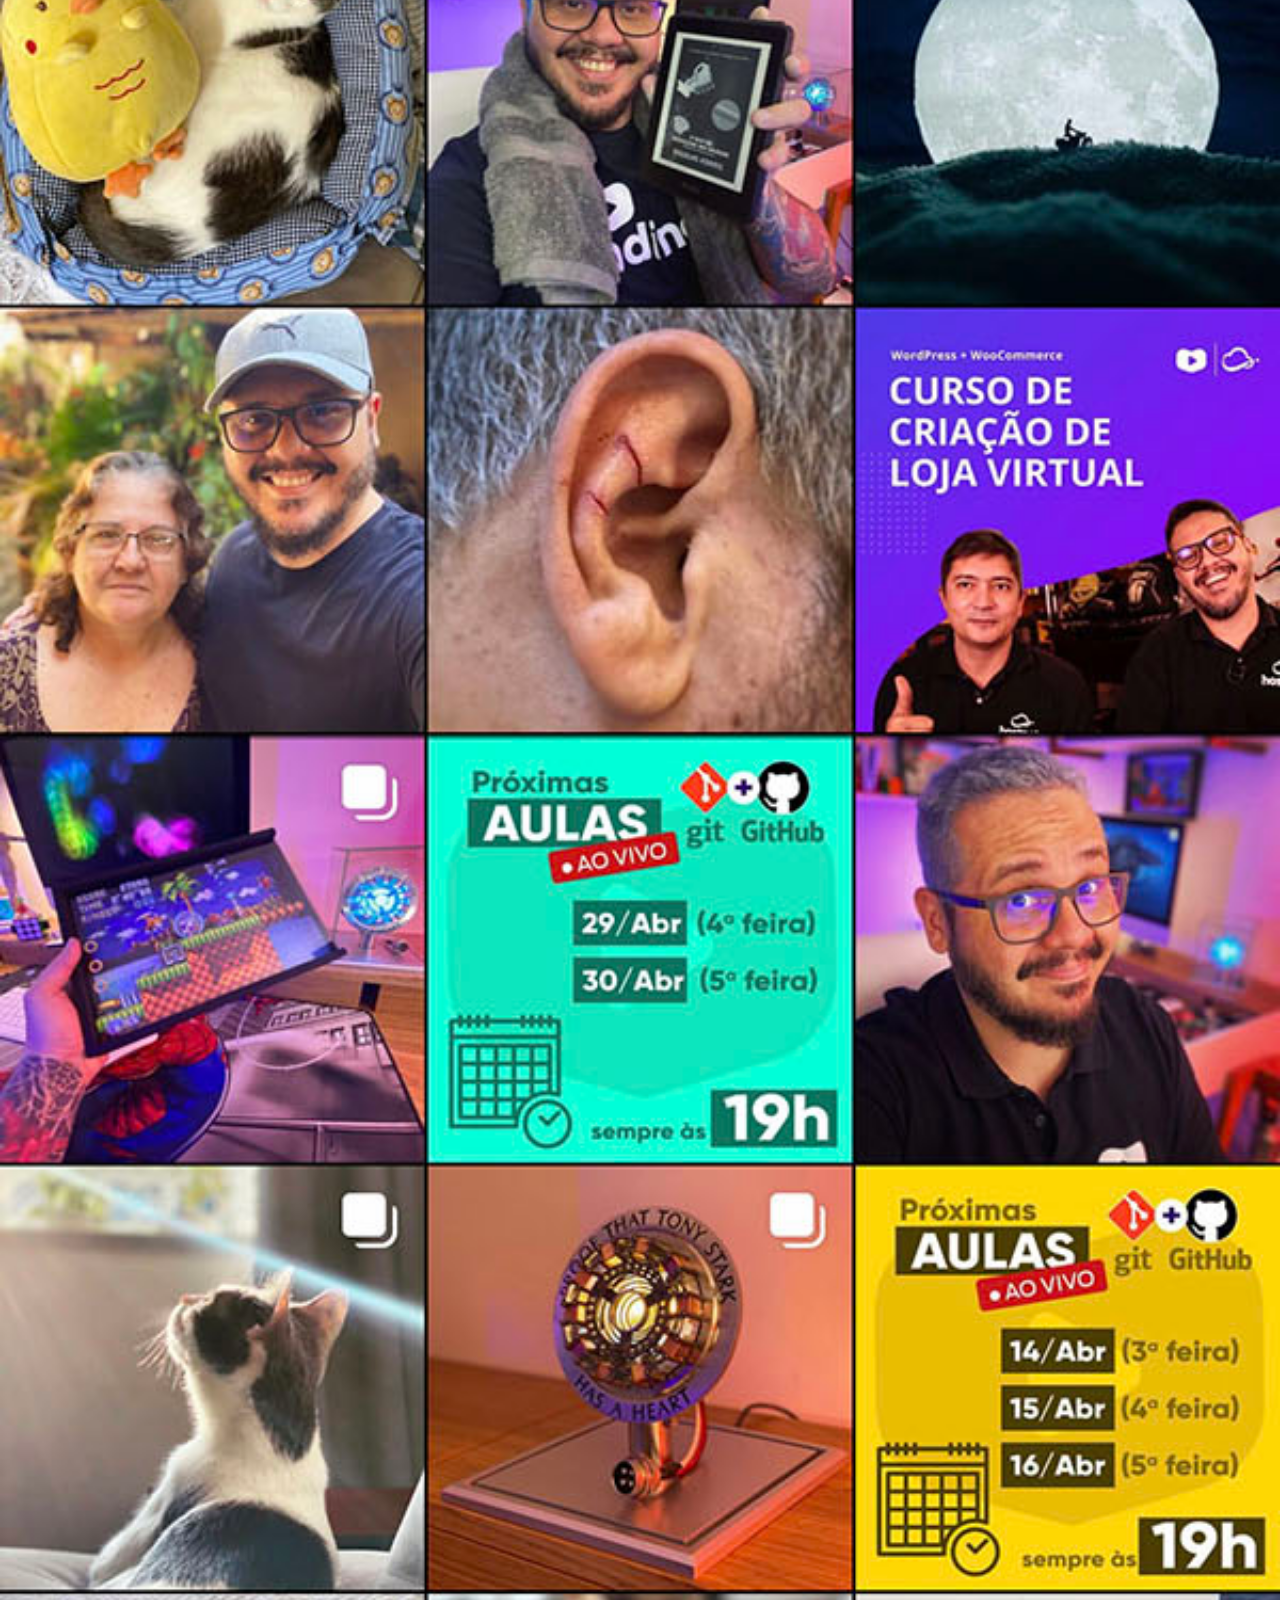
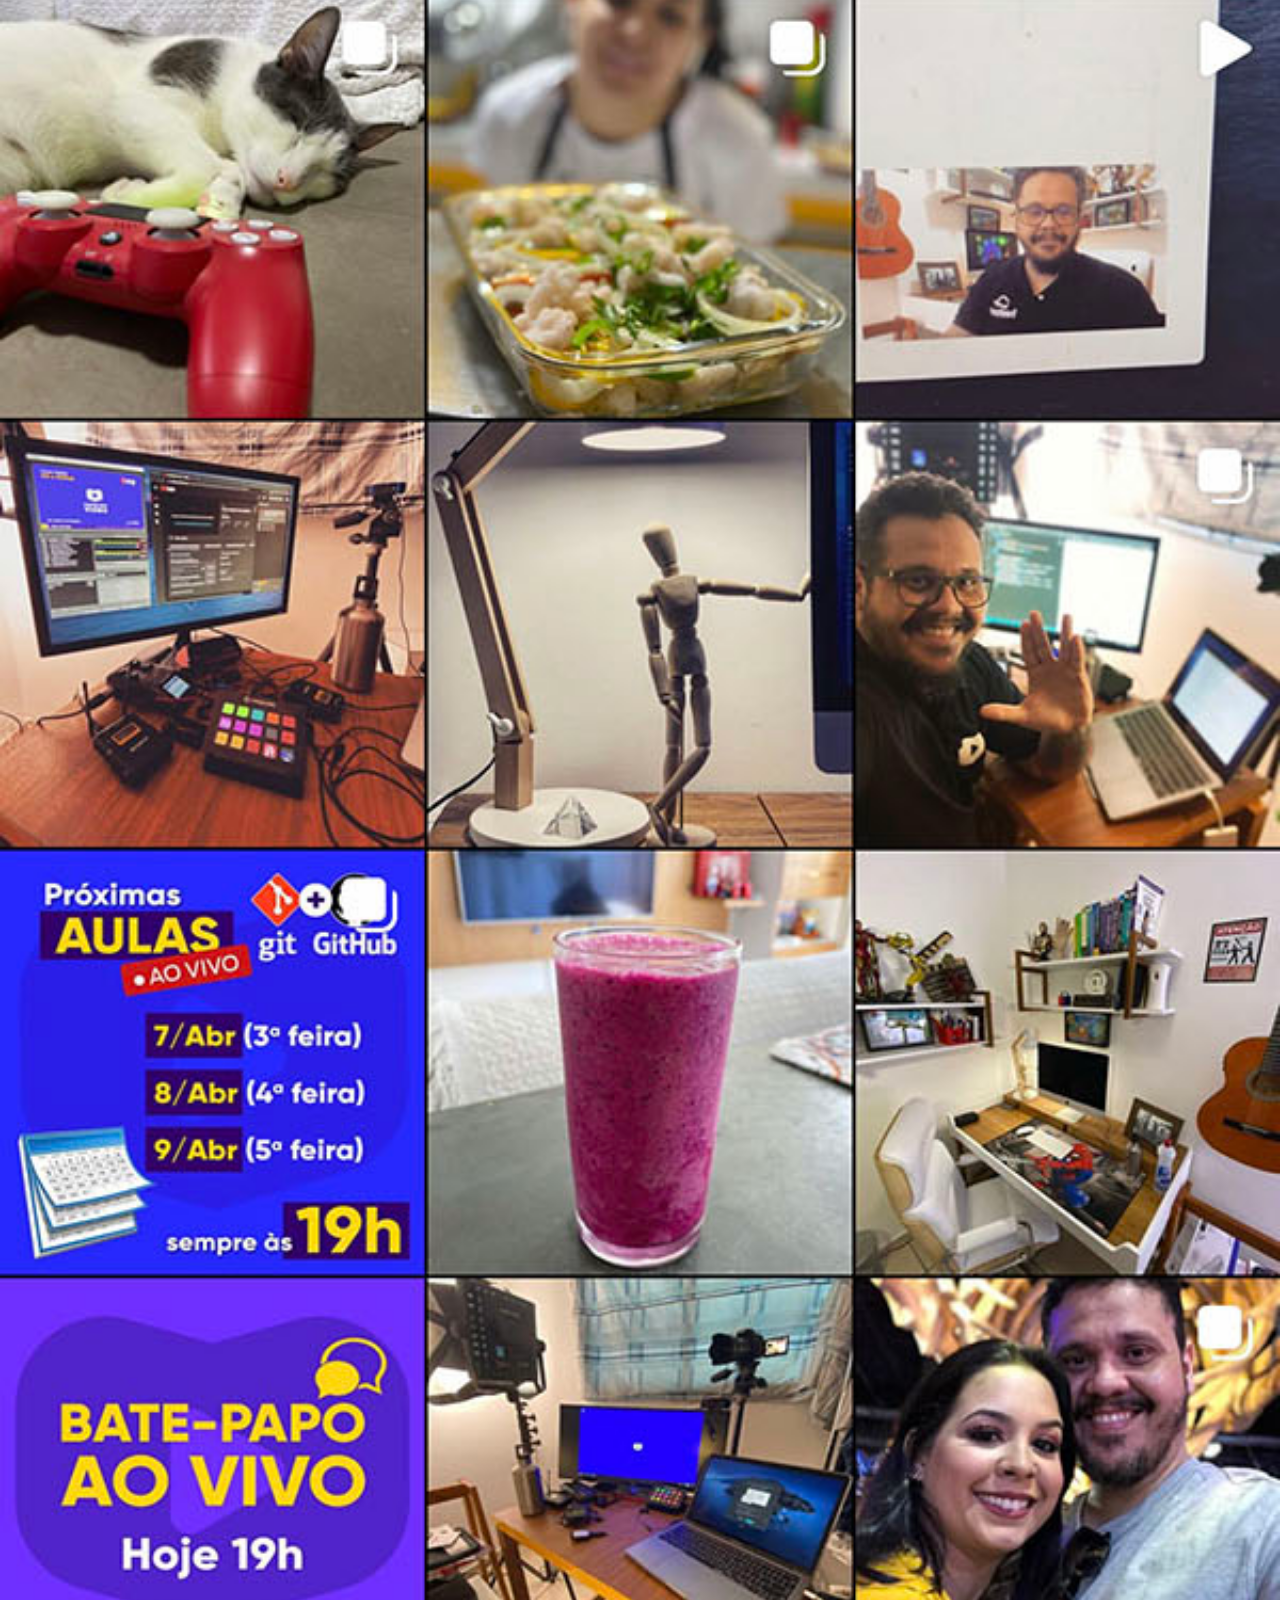
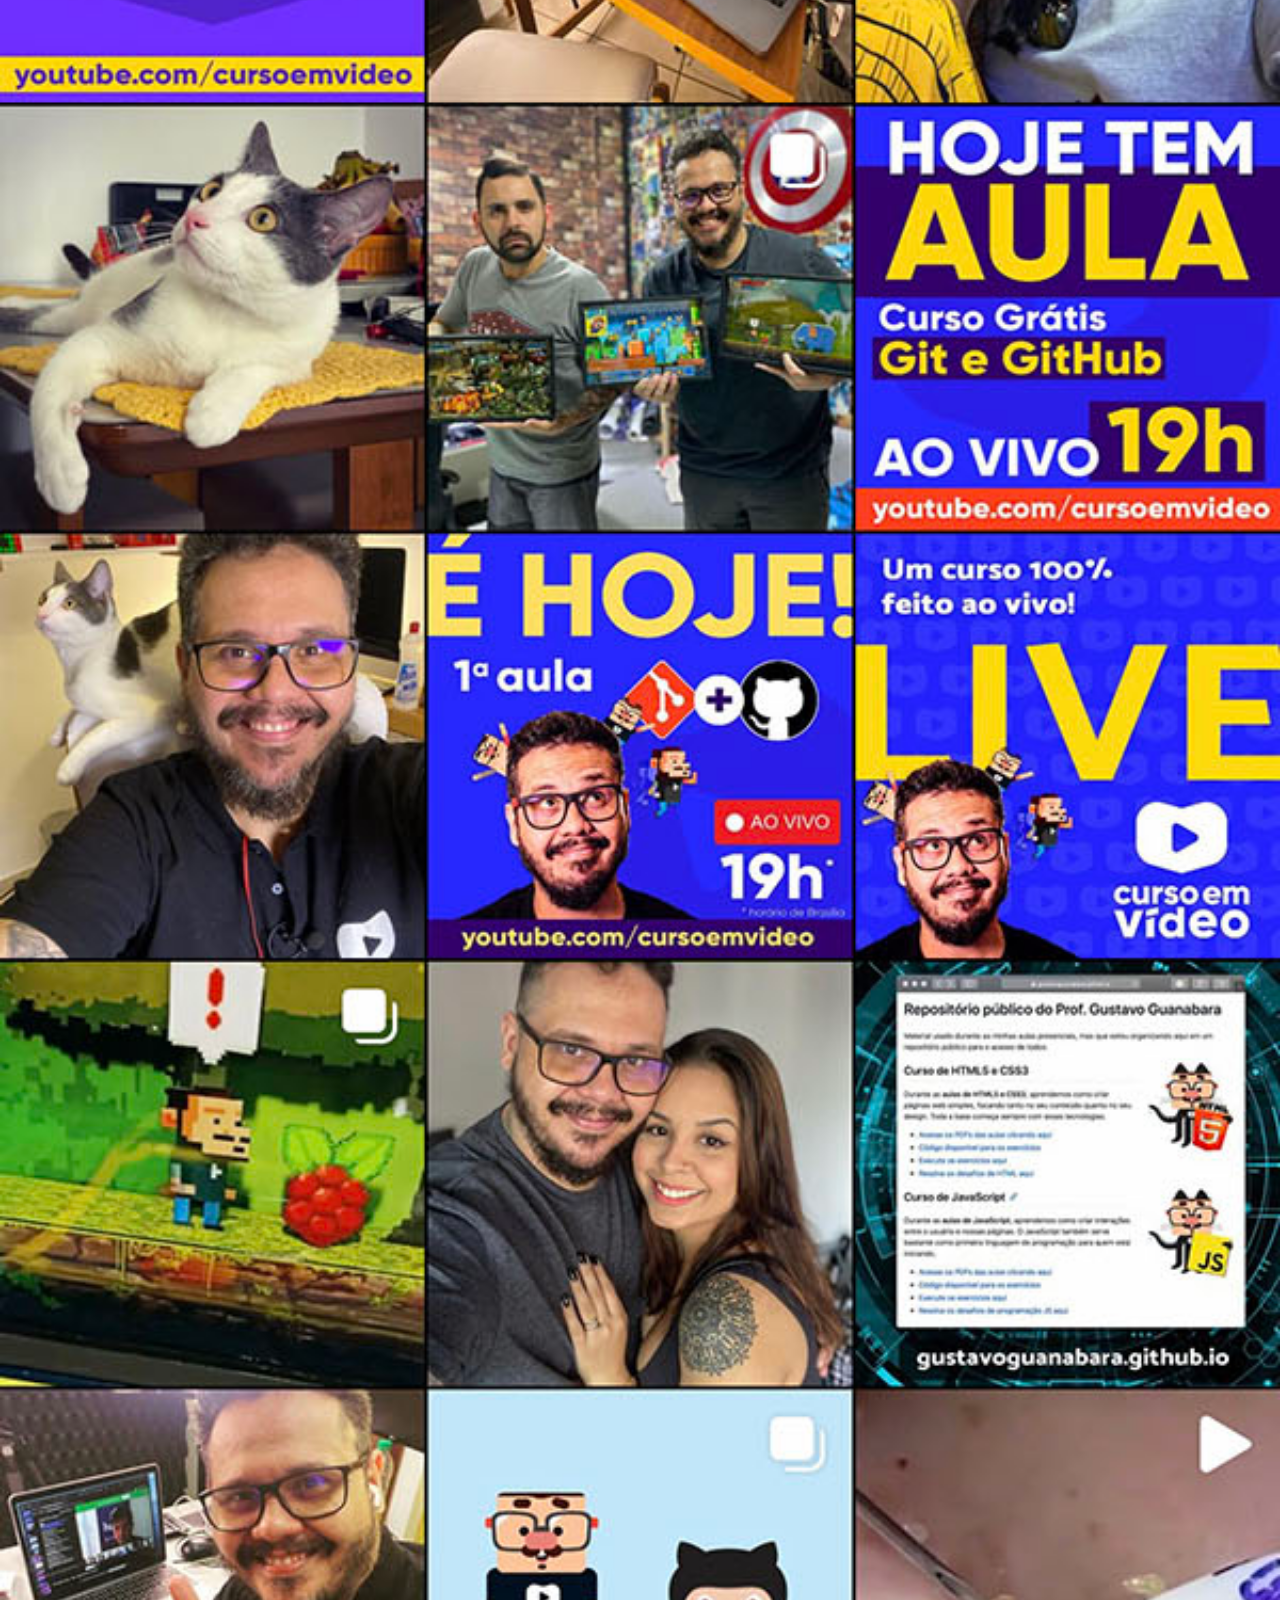
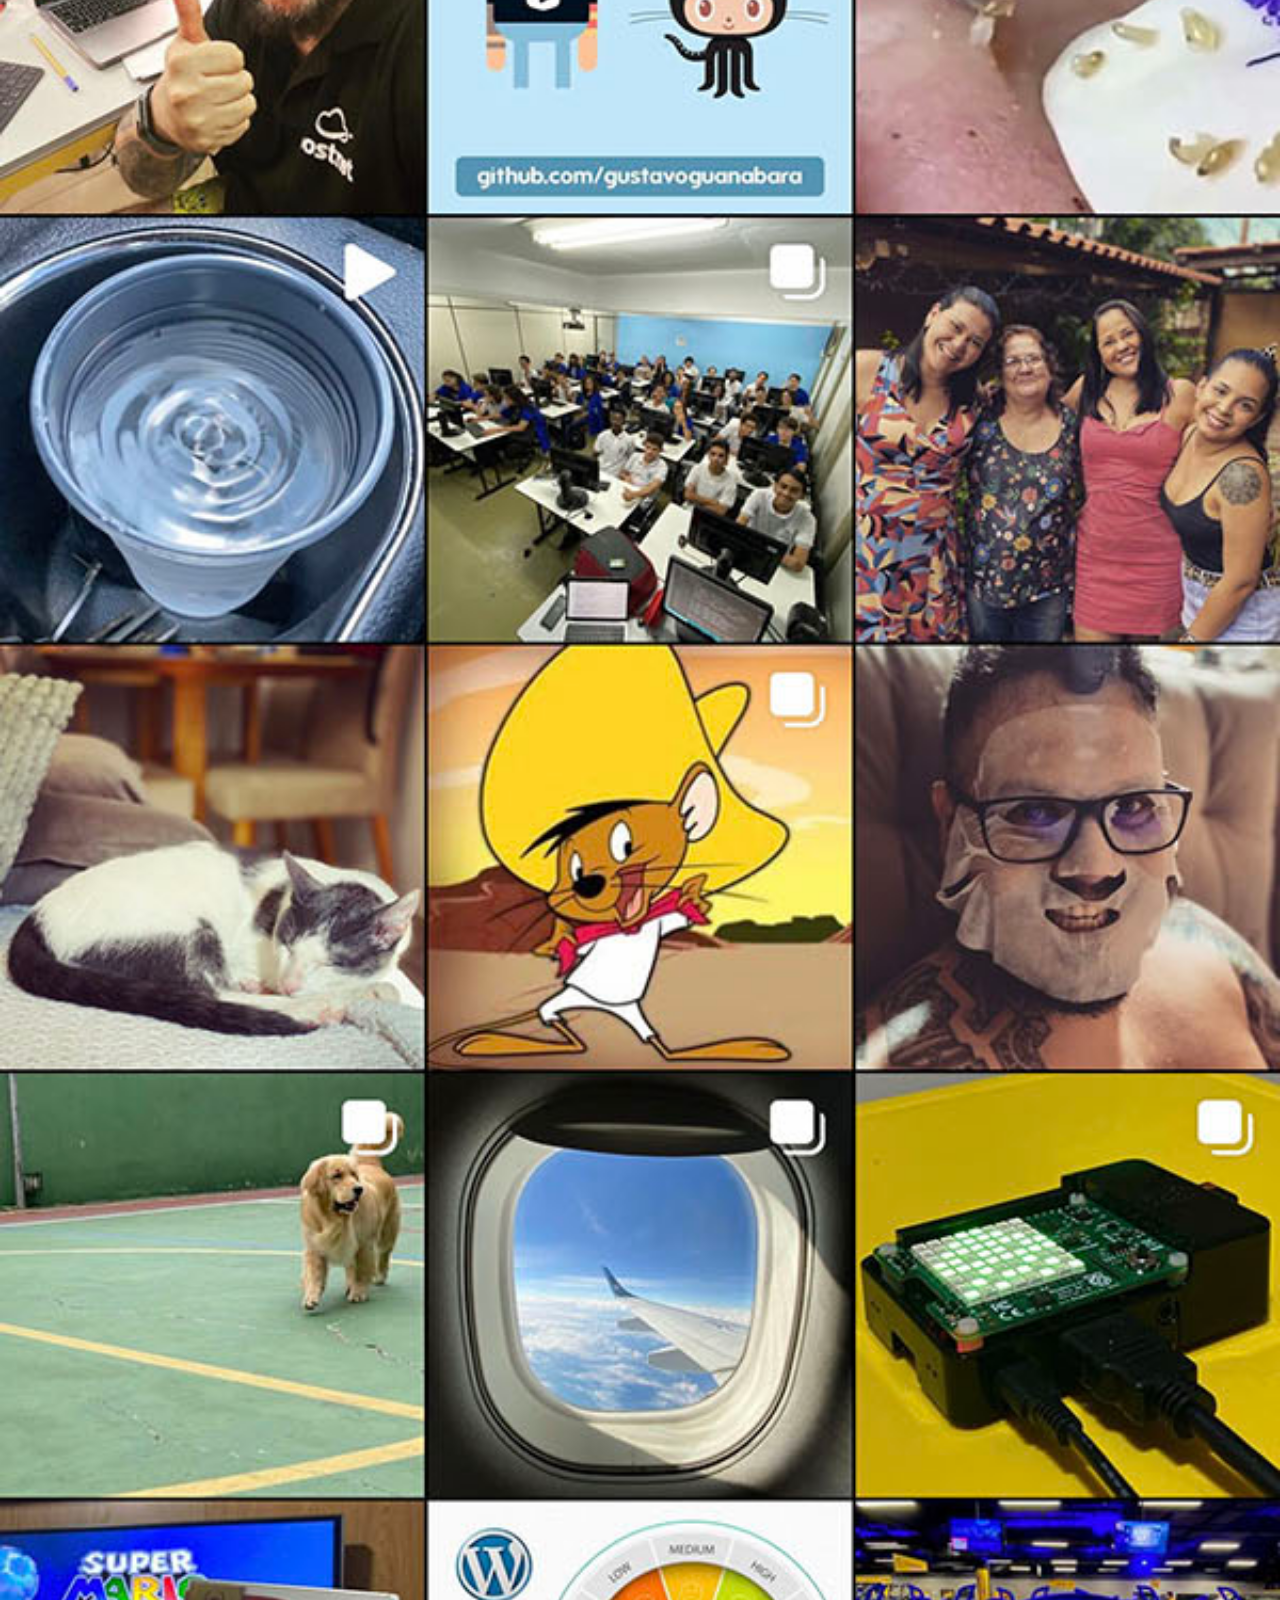
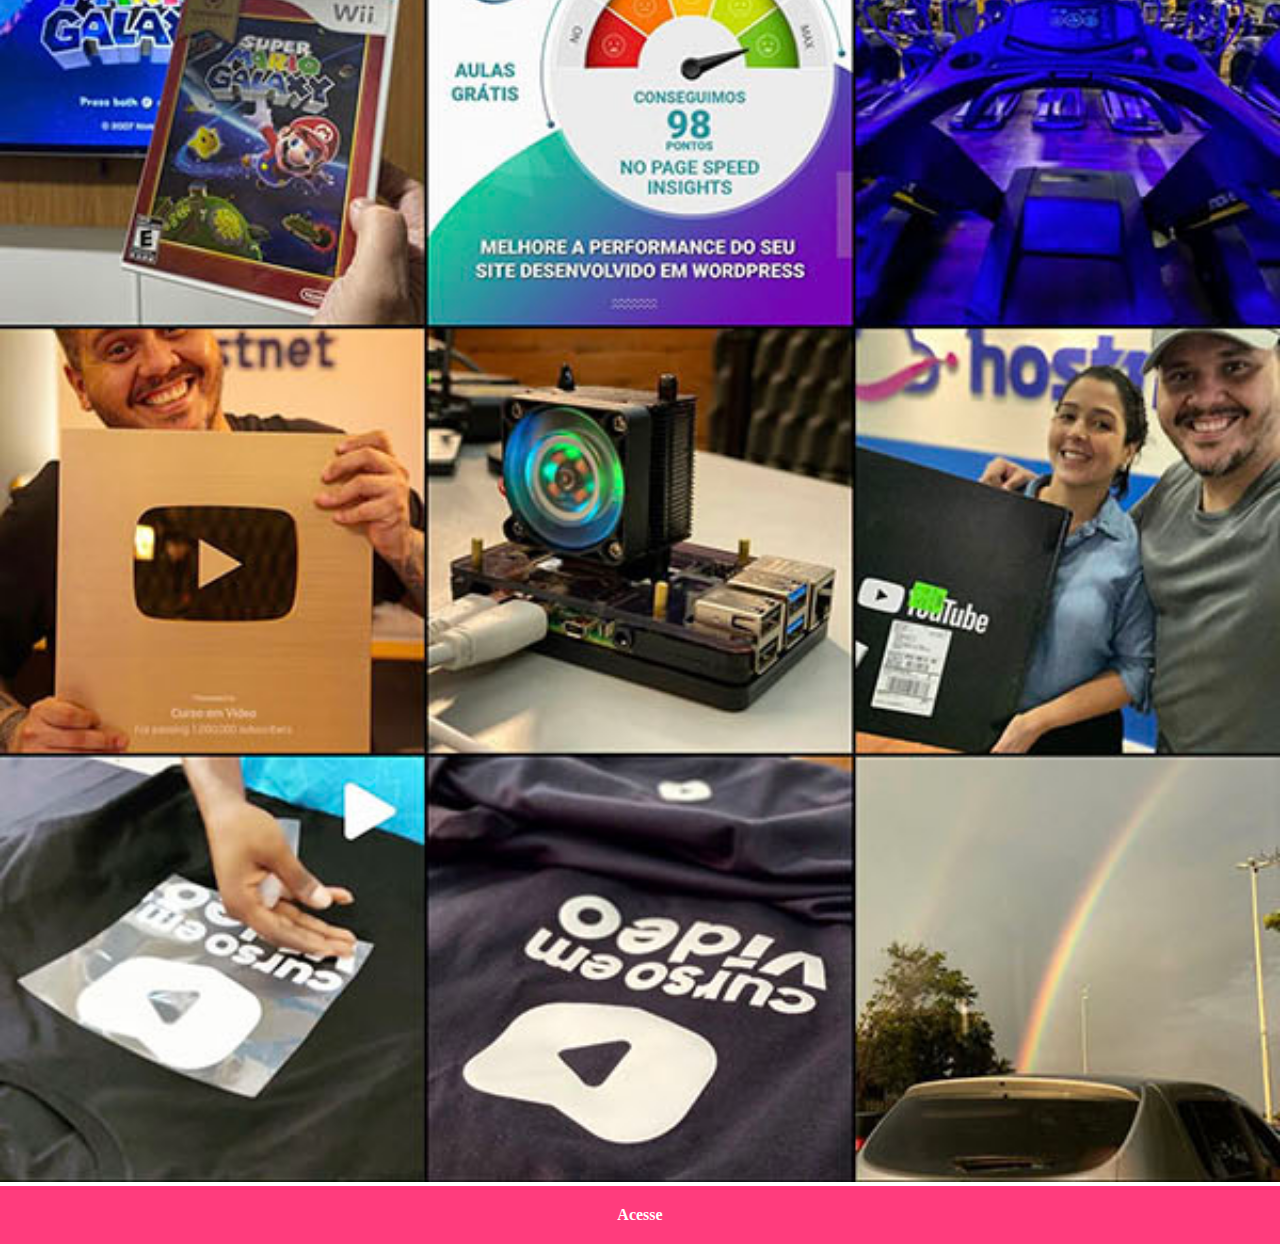
<file: instagram.html>
<!DOCTYPE html>
<html lang="pt-br">
<head>
    <meta charset="UTF-8">
    <meta name="viewport" content="width=device-width, initial-scale=1.0">
    <title>Instagram</title>
    <link rel="stylesheet" href="estilos/social.css">
    <style>
        a{
            background-color: rgba(255, 21, 99, 0.833);
        }
        a:hover{
            background-color: rgb(238, 19, 154);
        }
    </style>
</head>
<body>
    <img src="imagens/tela-instagram.jpg" alt="instagram">
    <a href="https://www.instagram.com/cursoemvideo/" target="_blank">Acesse</a>
</body>
</html>
</file>
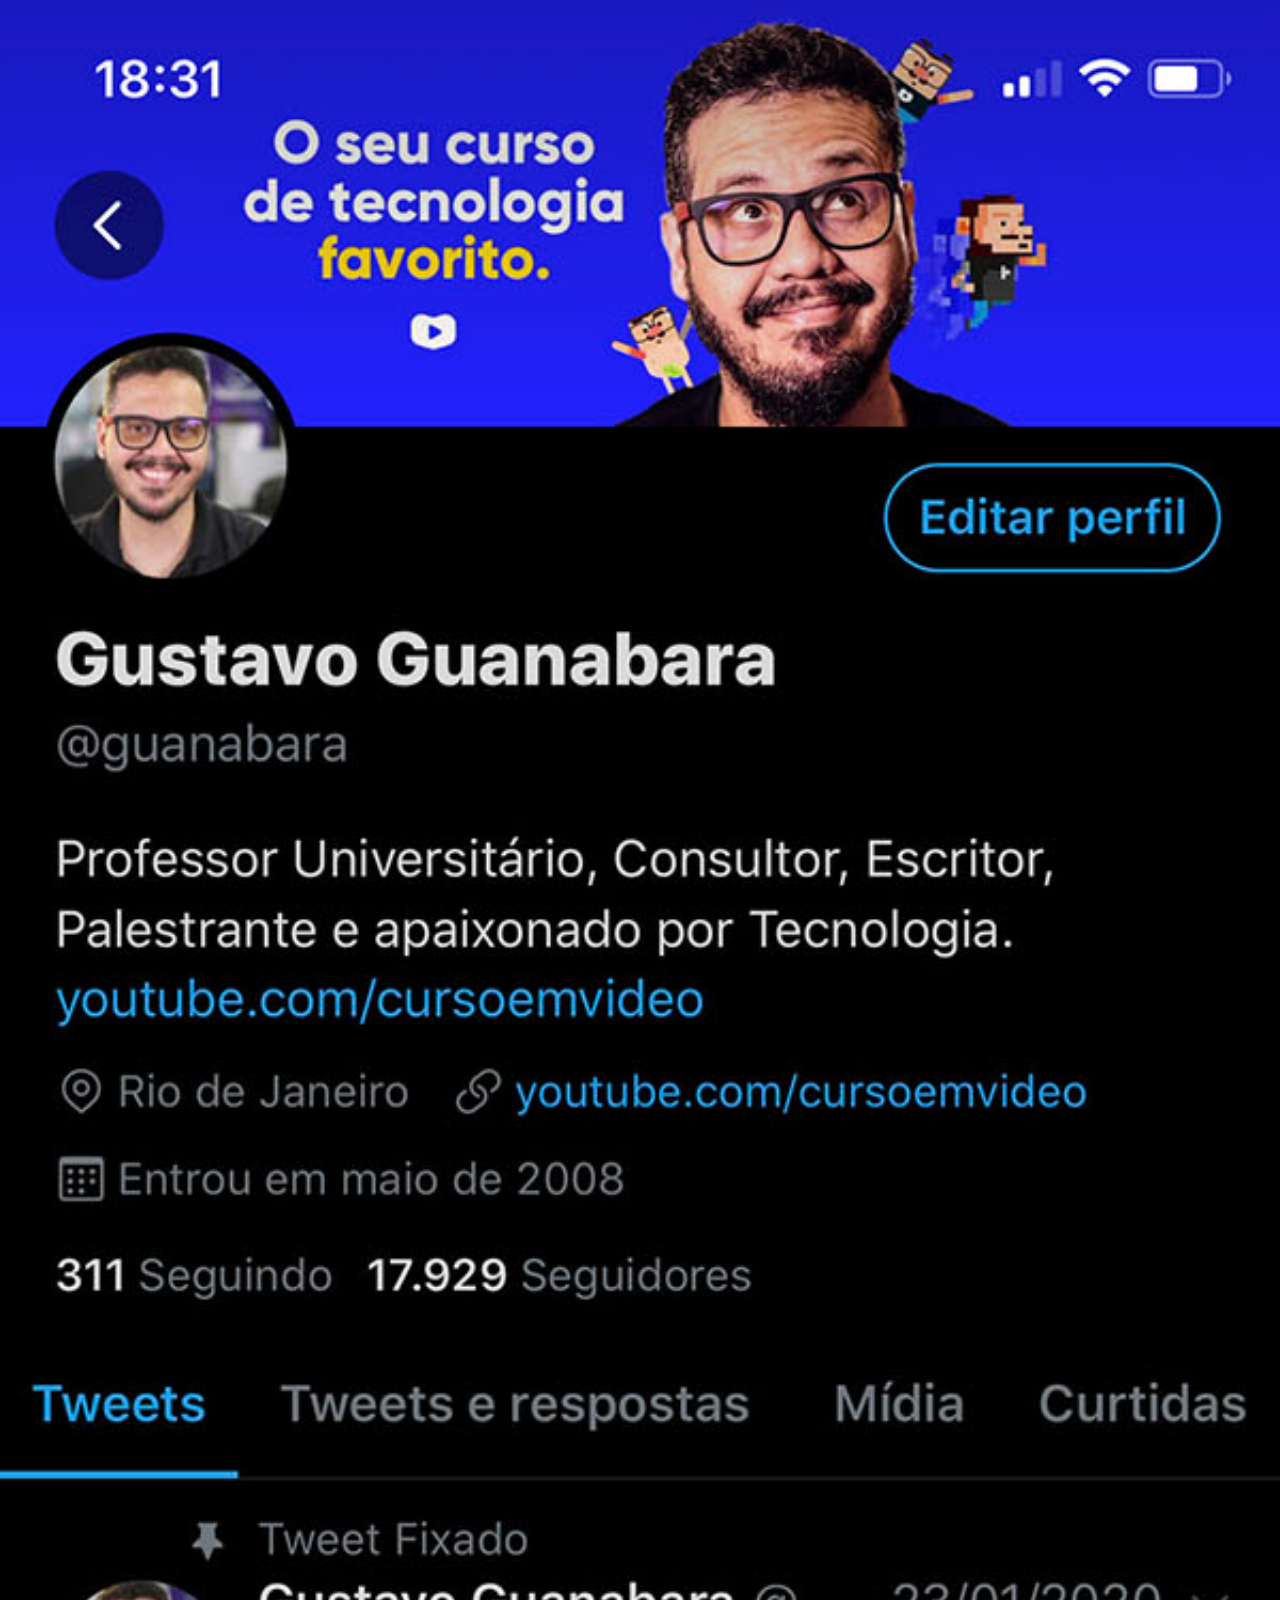
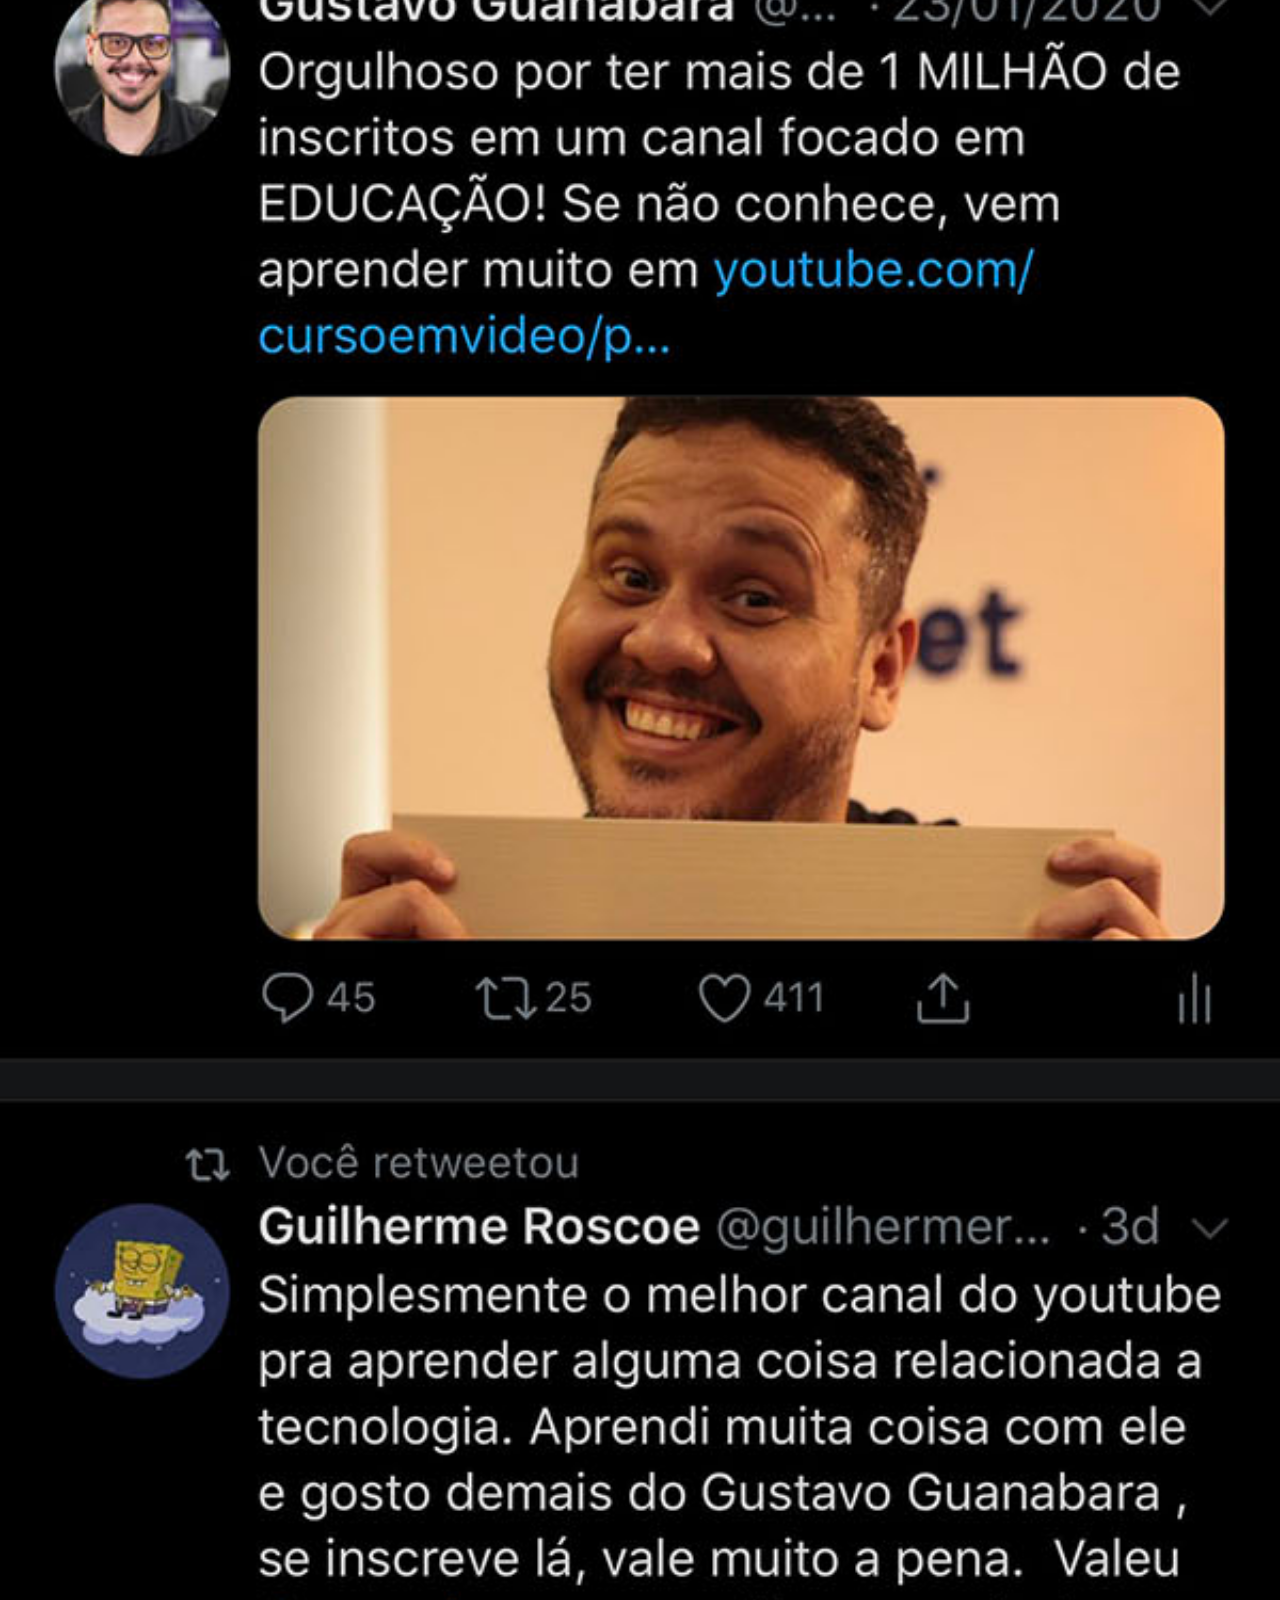
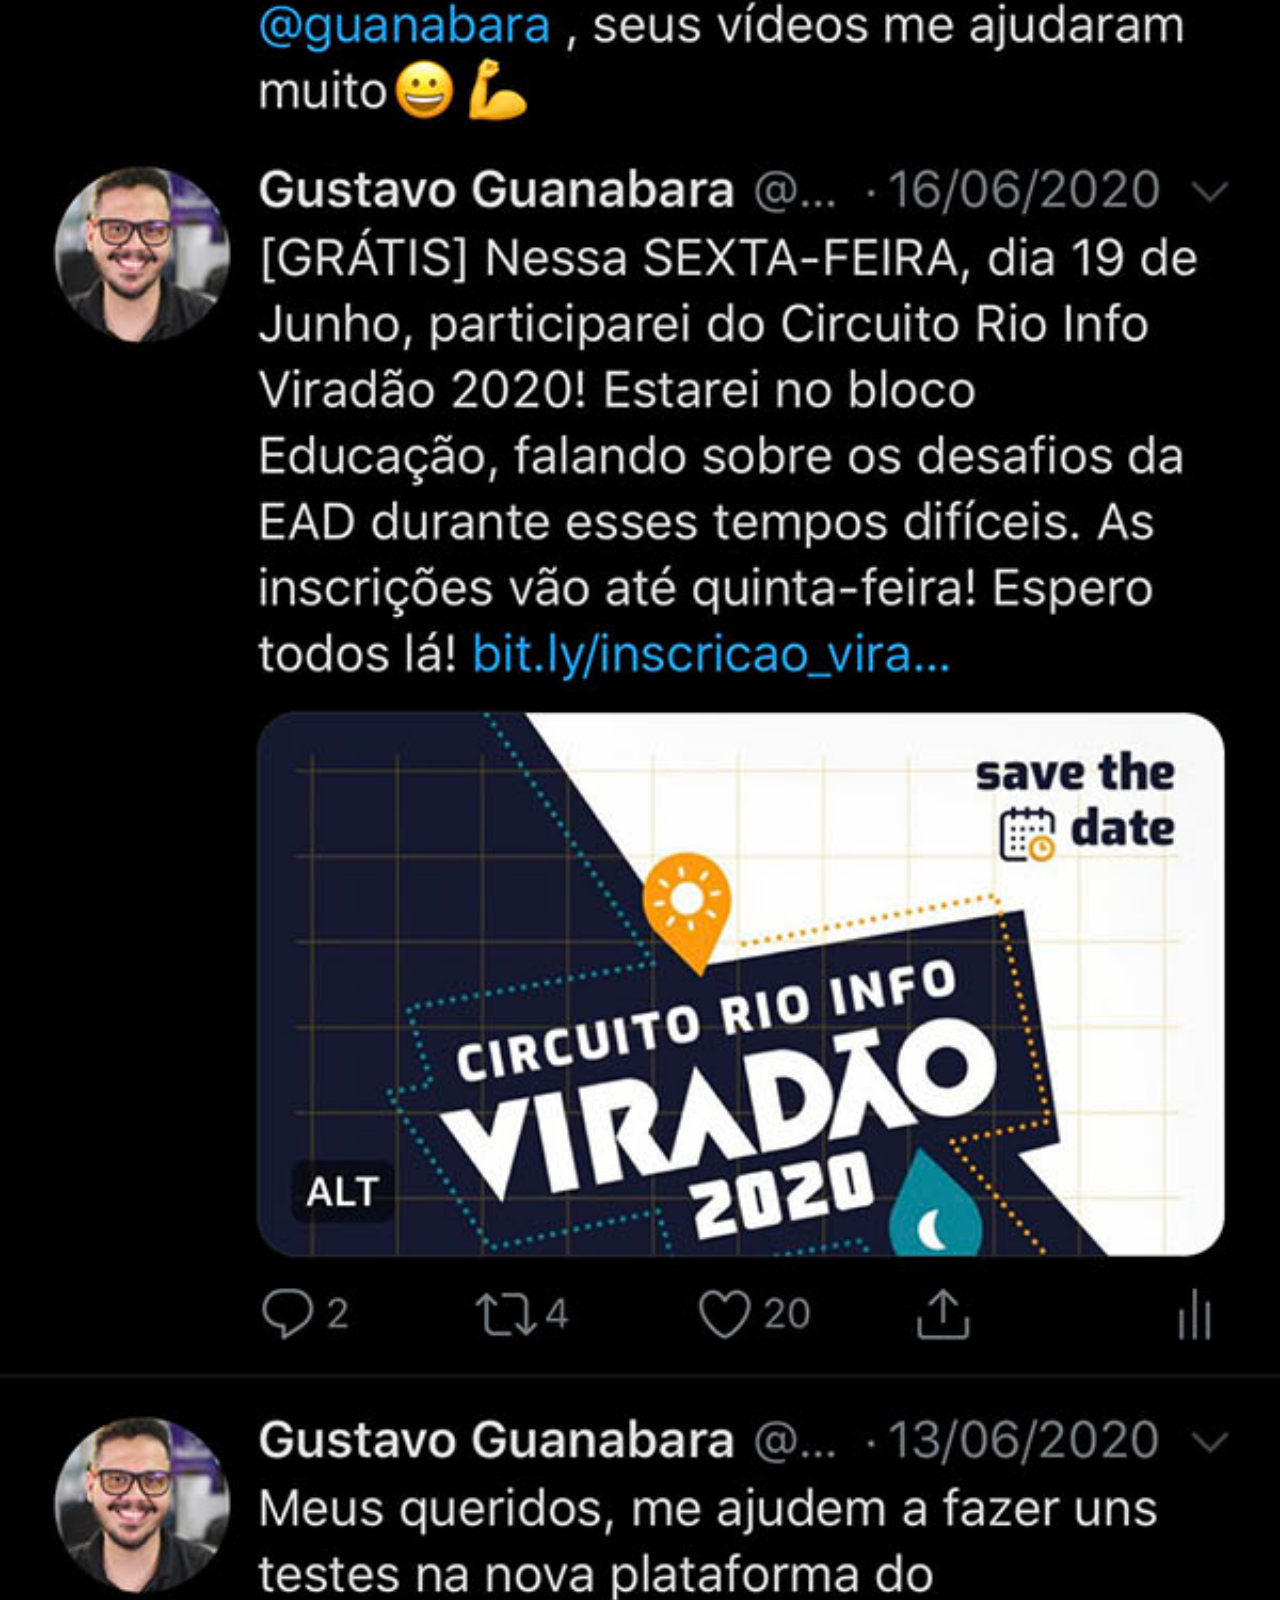
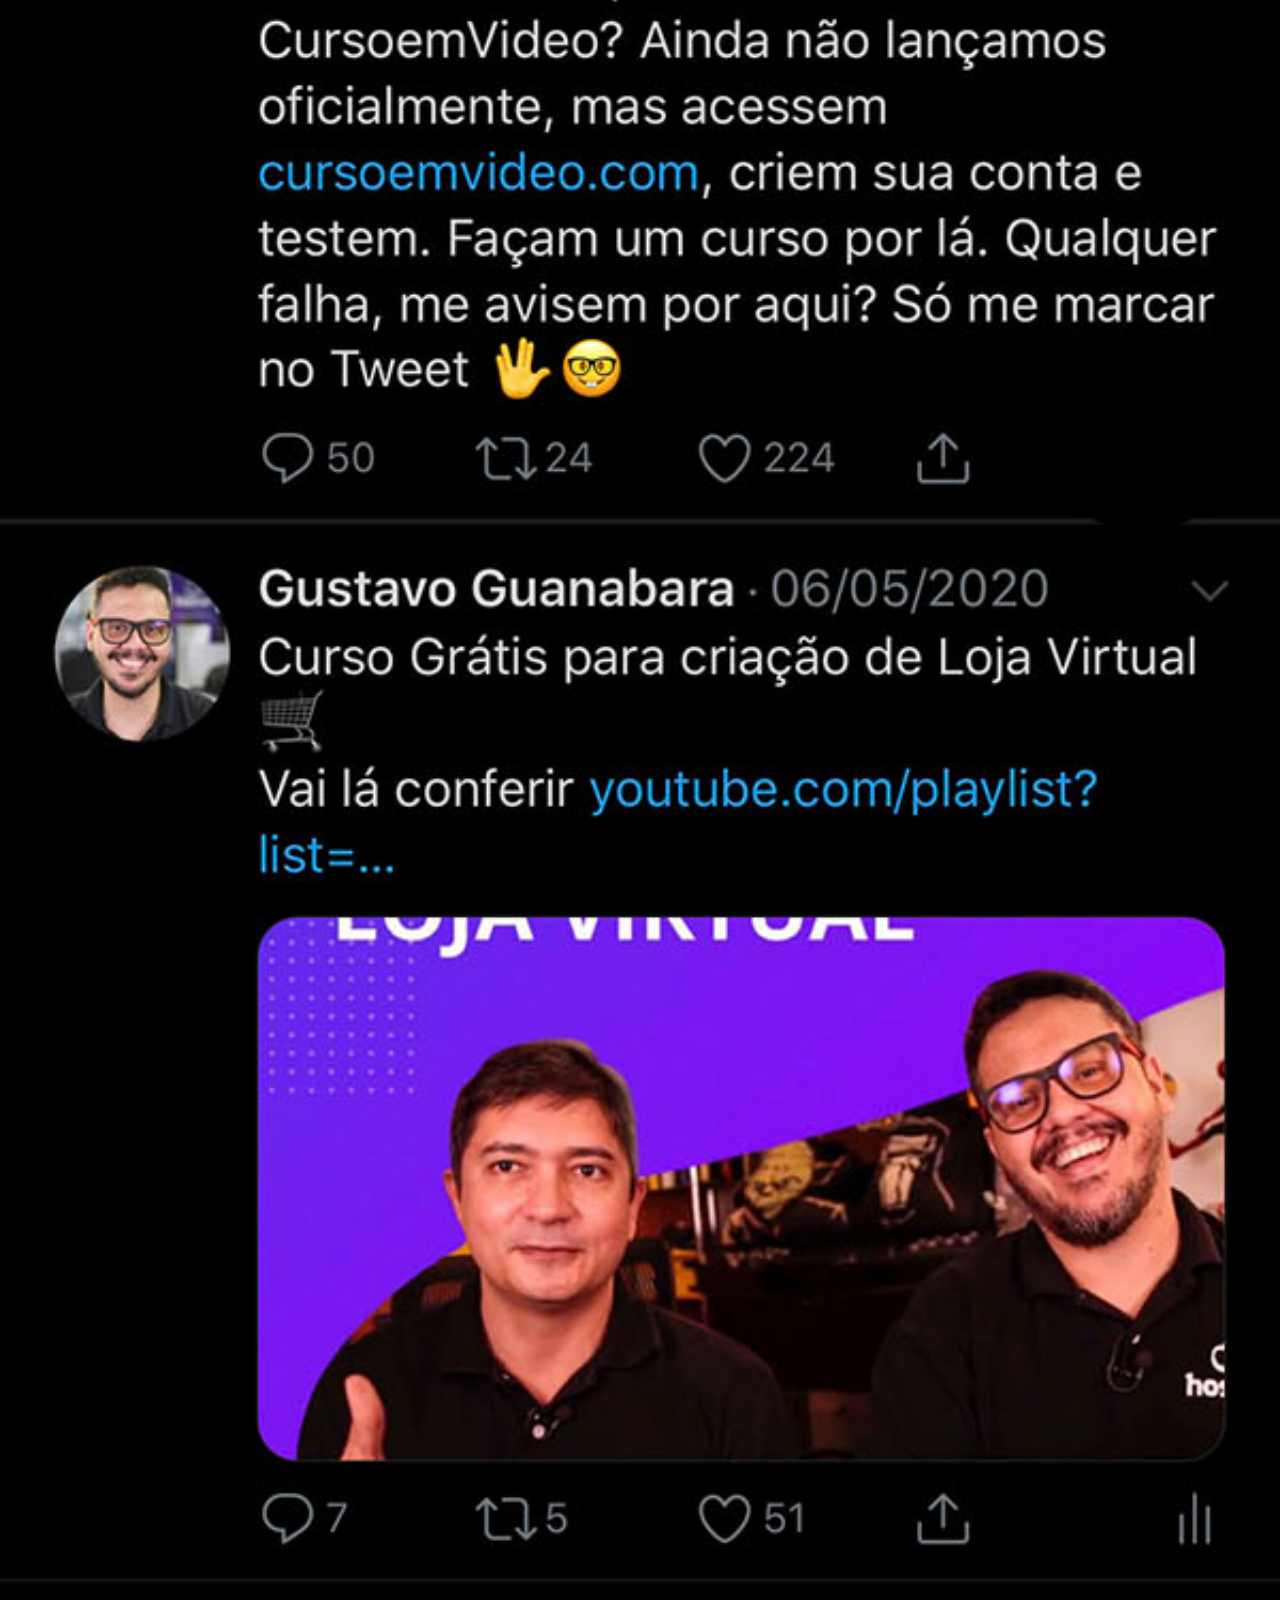
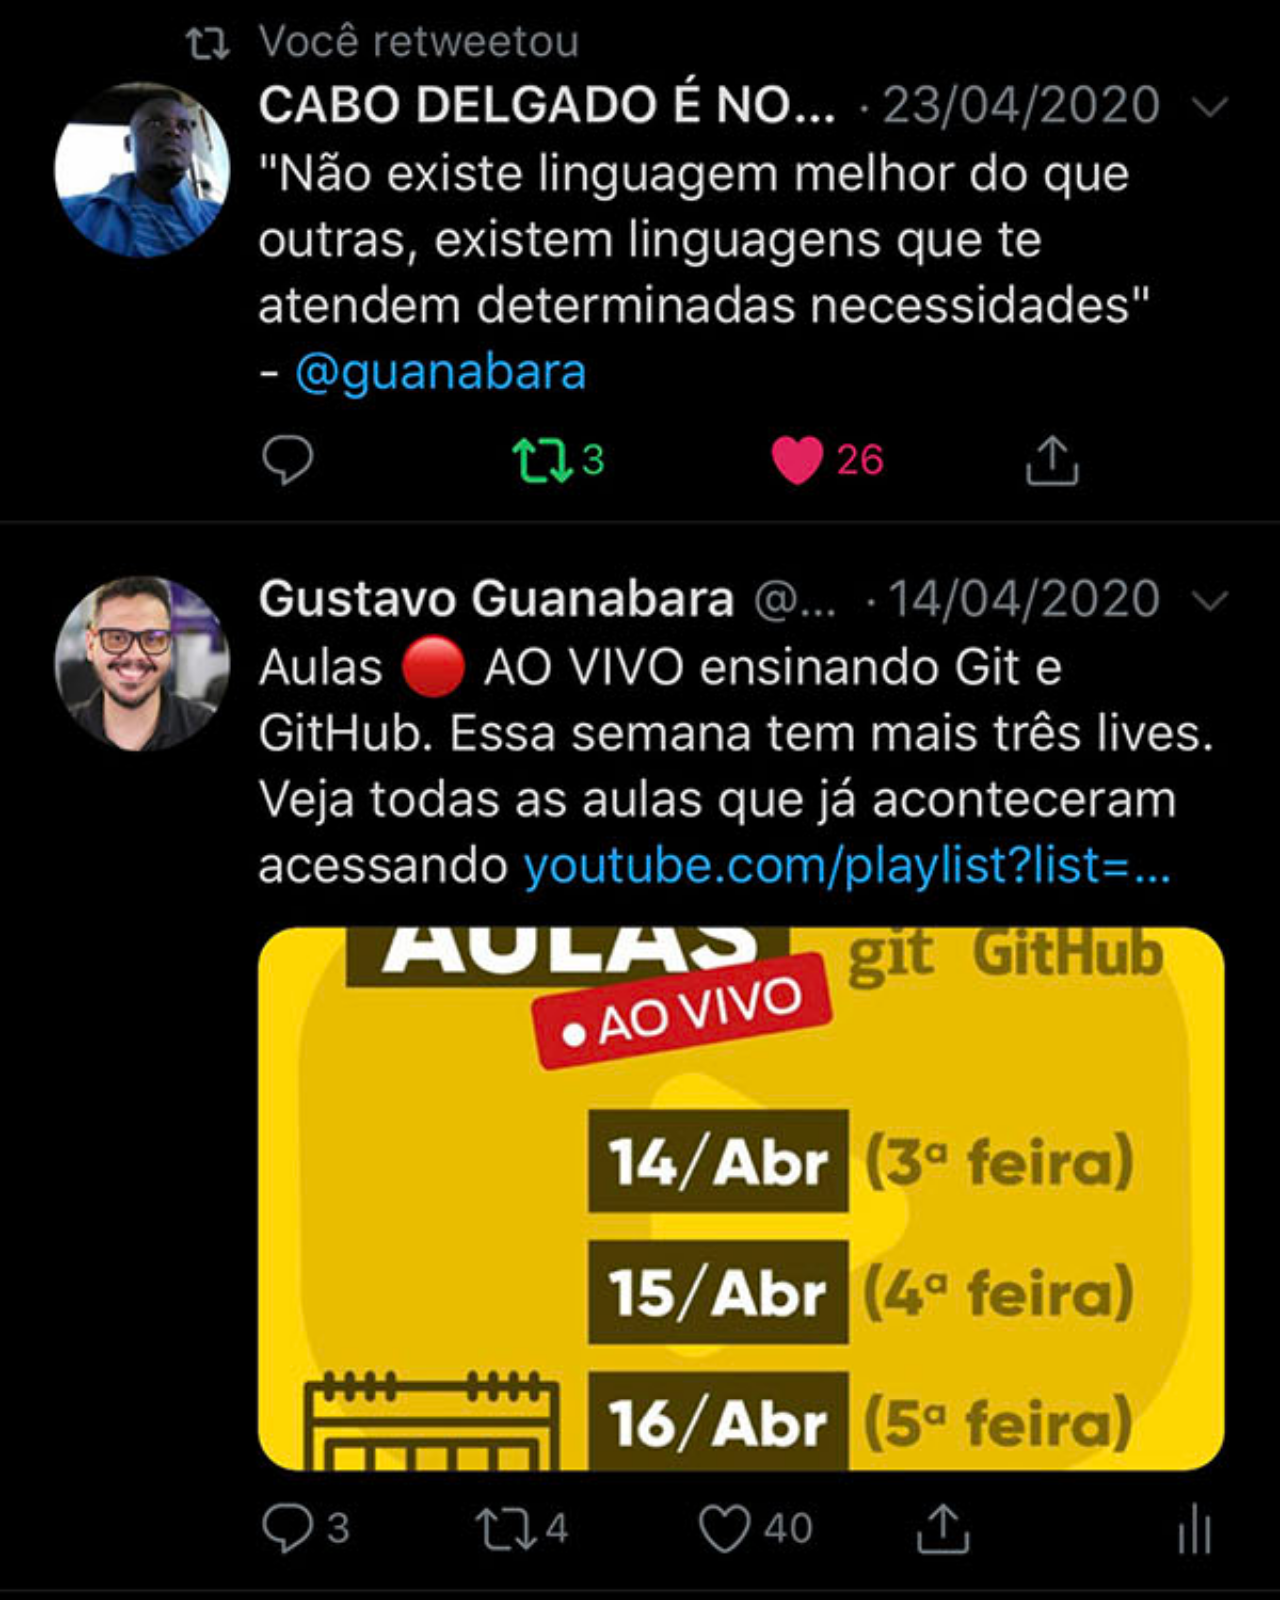
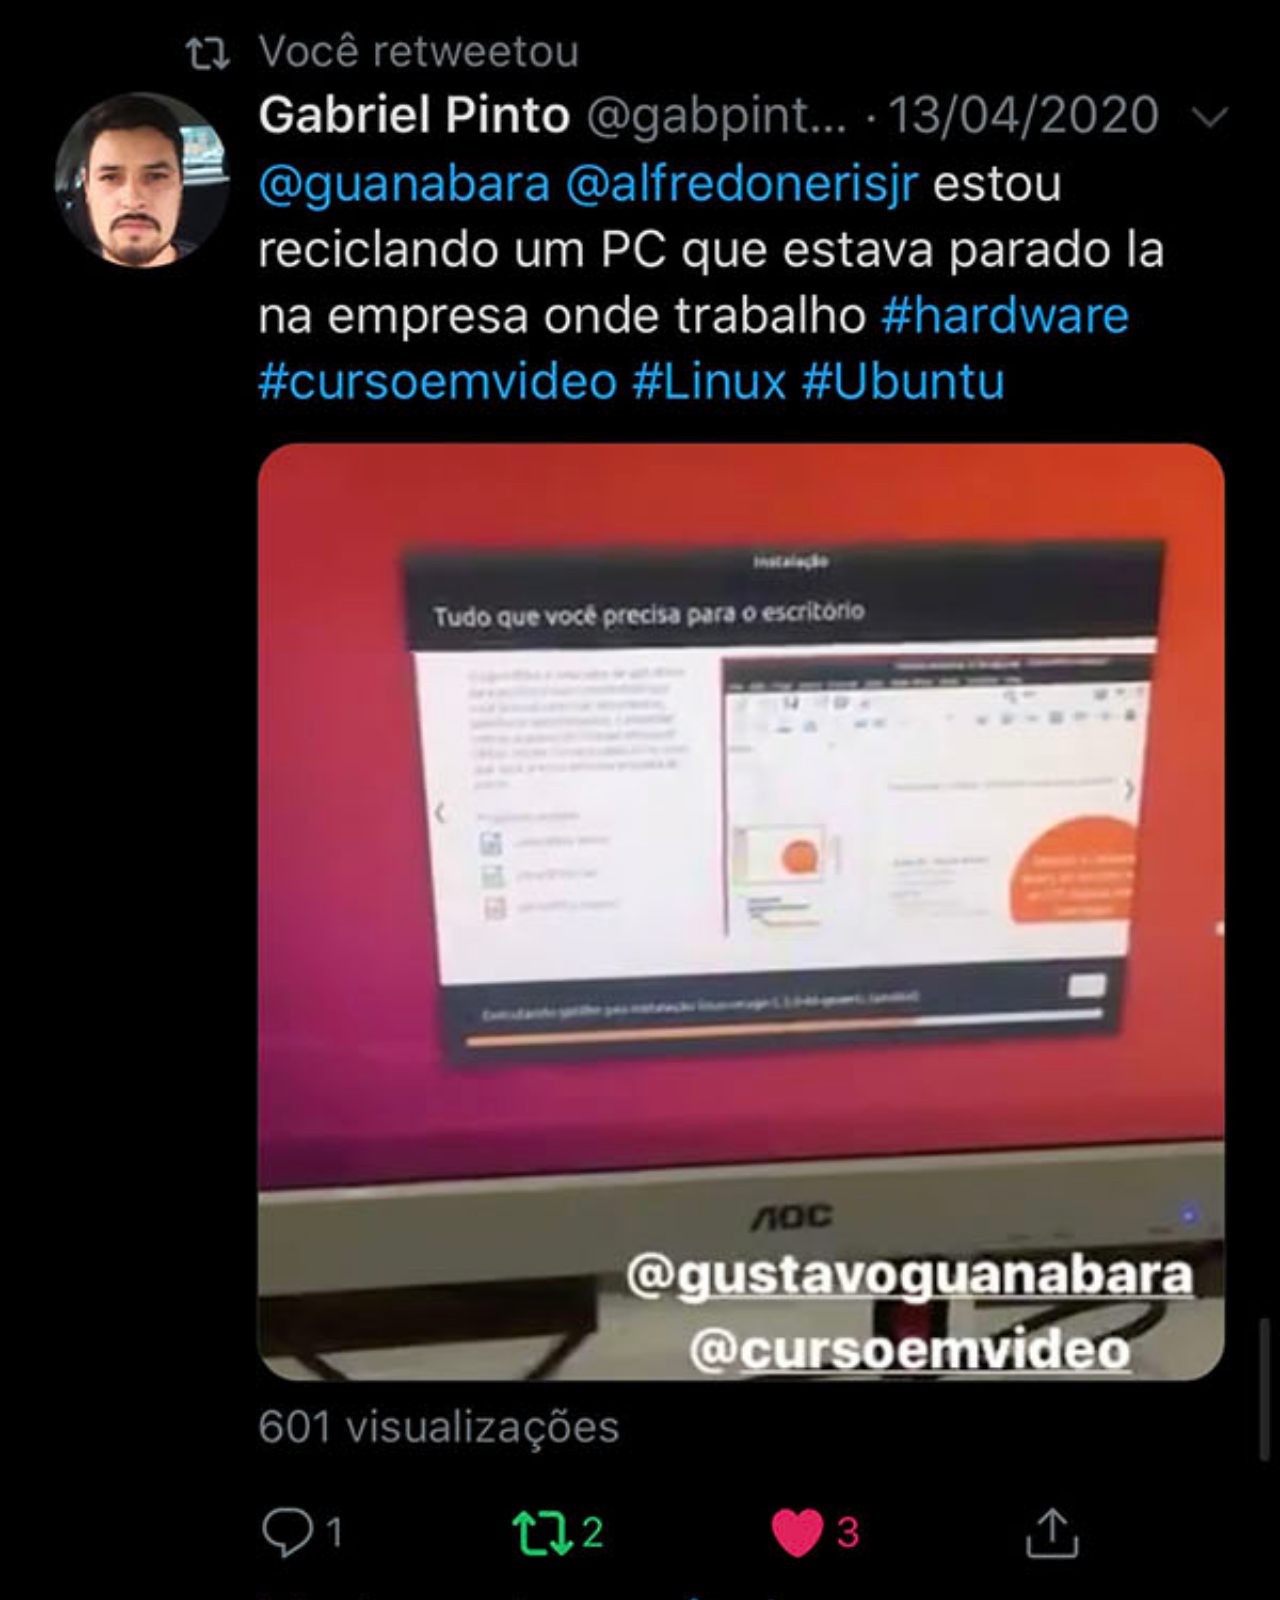
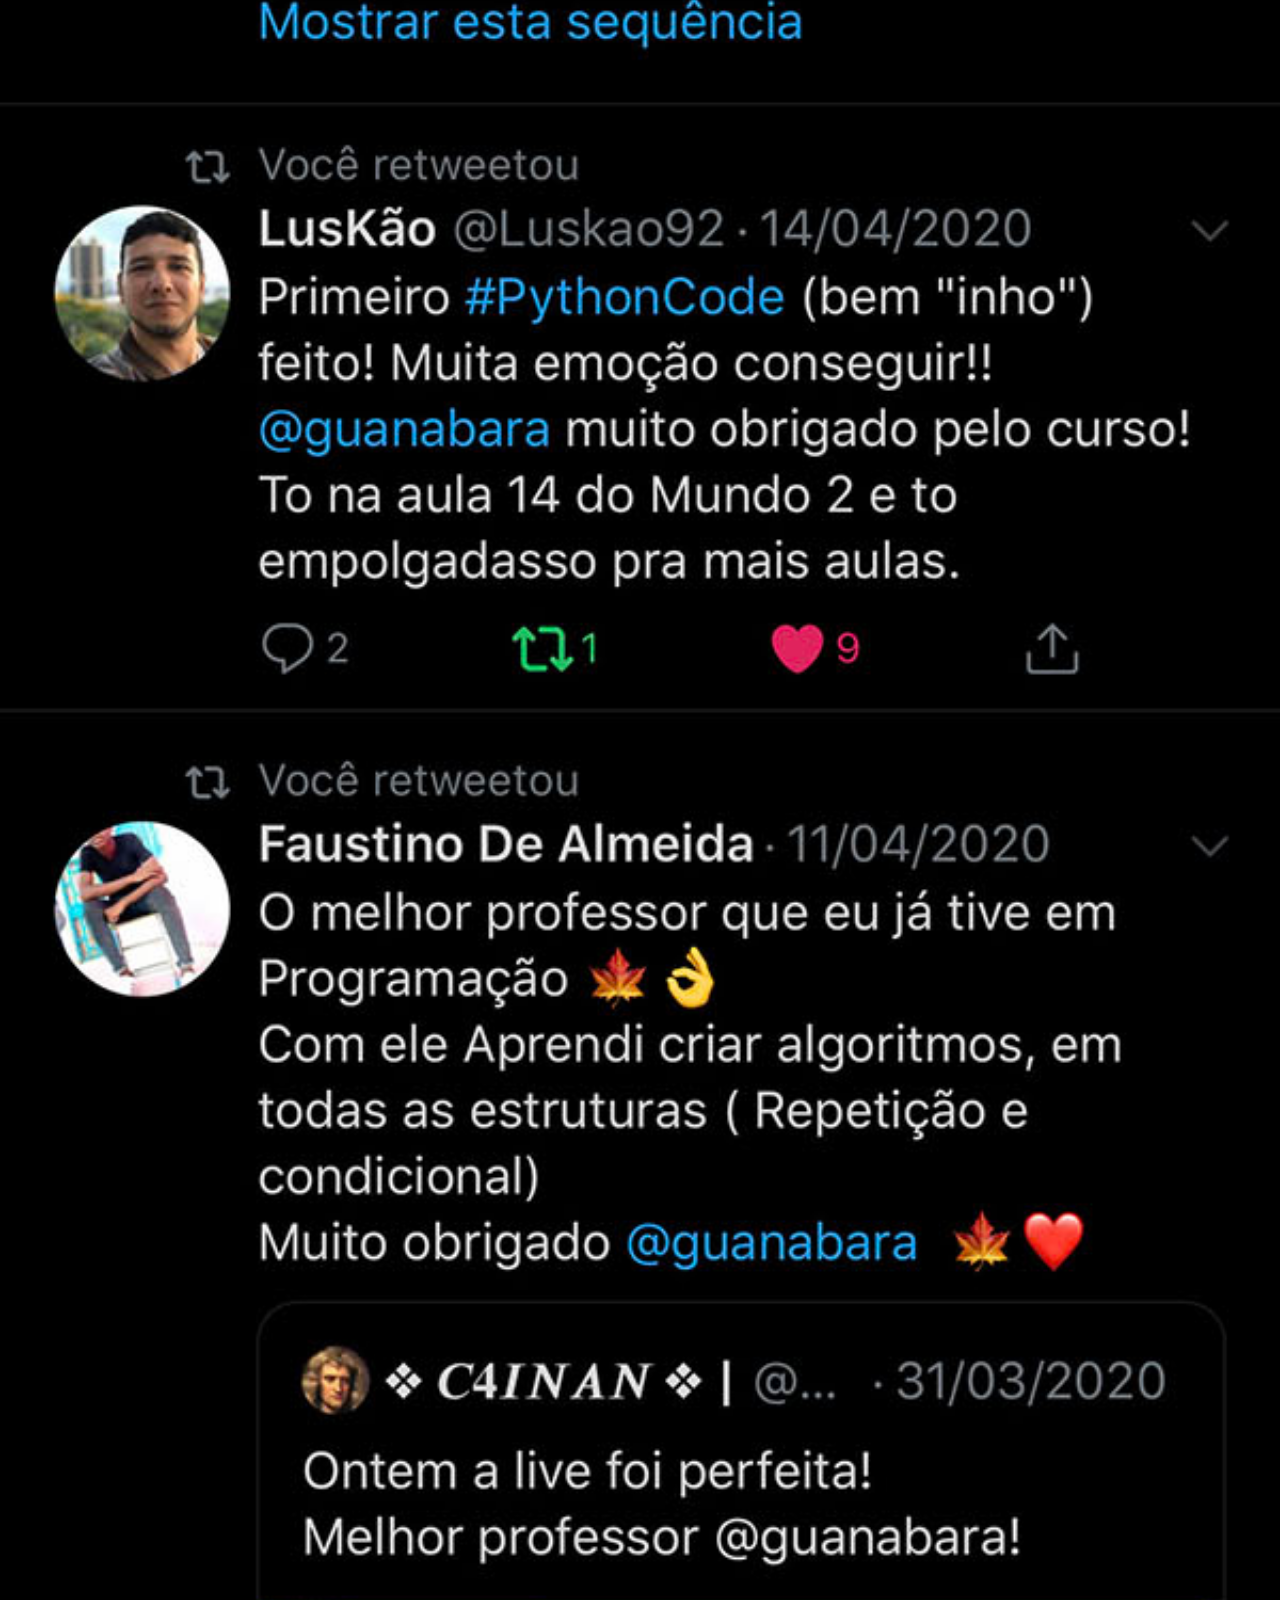
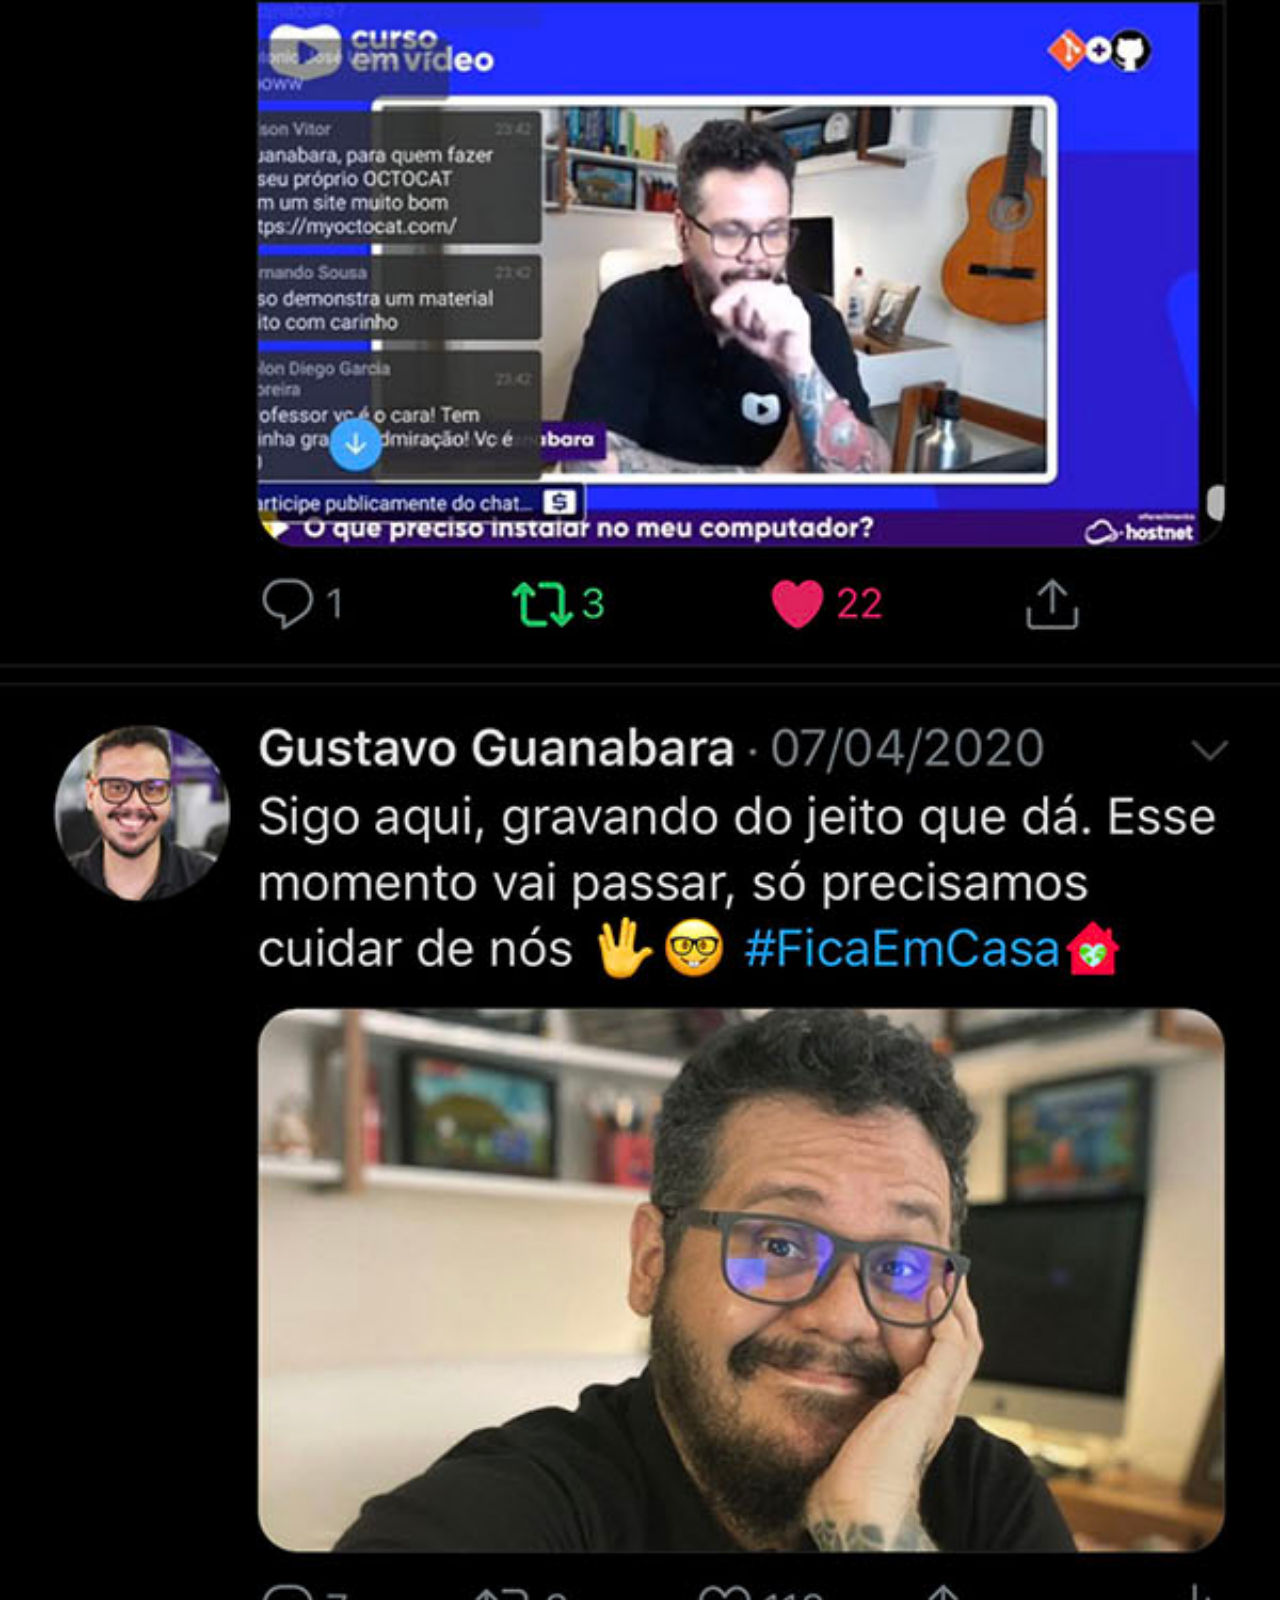
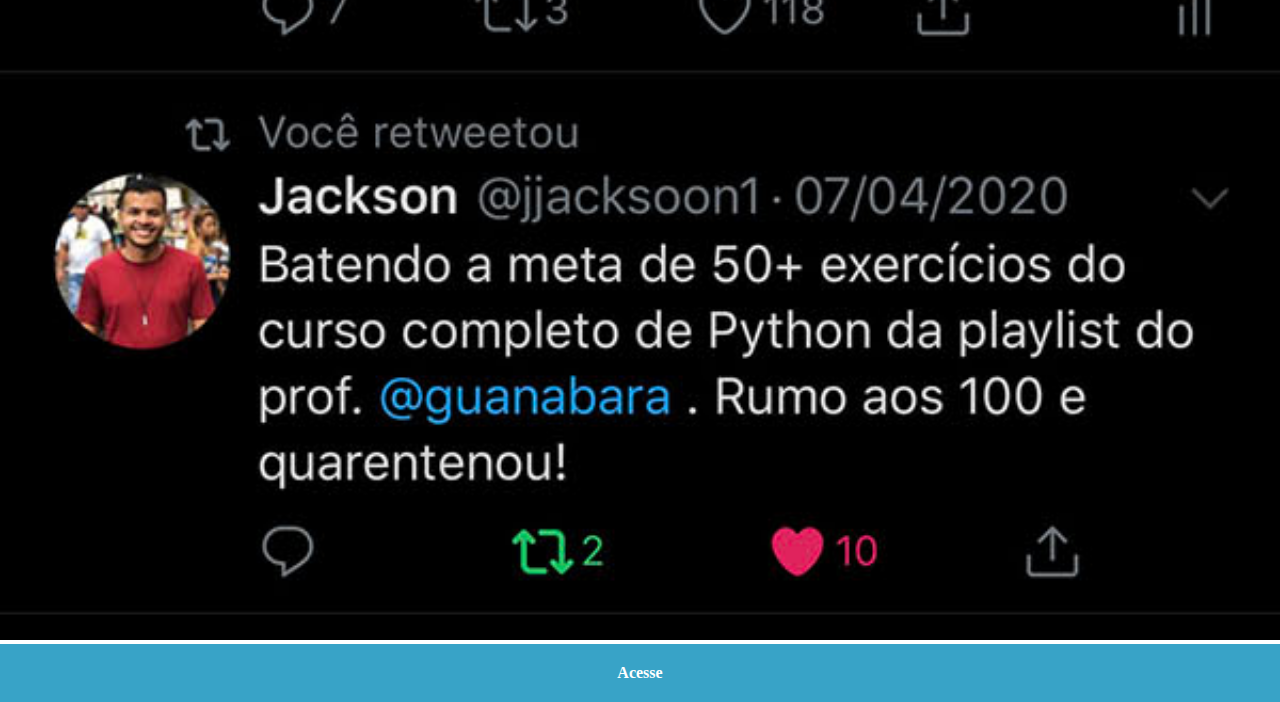
<file: twitter.html>
<!DOCTYPE html>
<html lang="pt-br">
<head>
    <meta charset="UTF-8">
    <meta name="viewport" content="width=device-width, initial-scale=1.0">
    <title>Twitter</title>
    <link rel="stylesheet" href="estilos/social.css">
    <style>
        a{
            background-color: rgb(56, 163, 199);
        }
        a:hover{
            background-color: rgb(54, 202, 247);
        }
    </style>
</head>
<body>
    <img src="imagens/tela-twitter.jpg" alt="Twitter">
    <a href="https://x.com/cursosemvideo" target="_blank">Acesse</a>
</body>
</html>
</file>
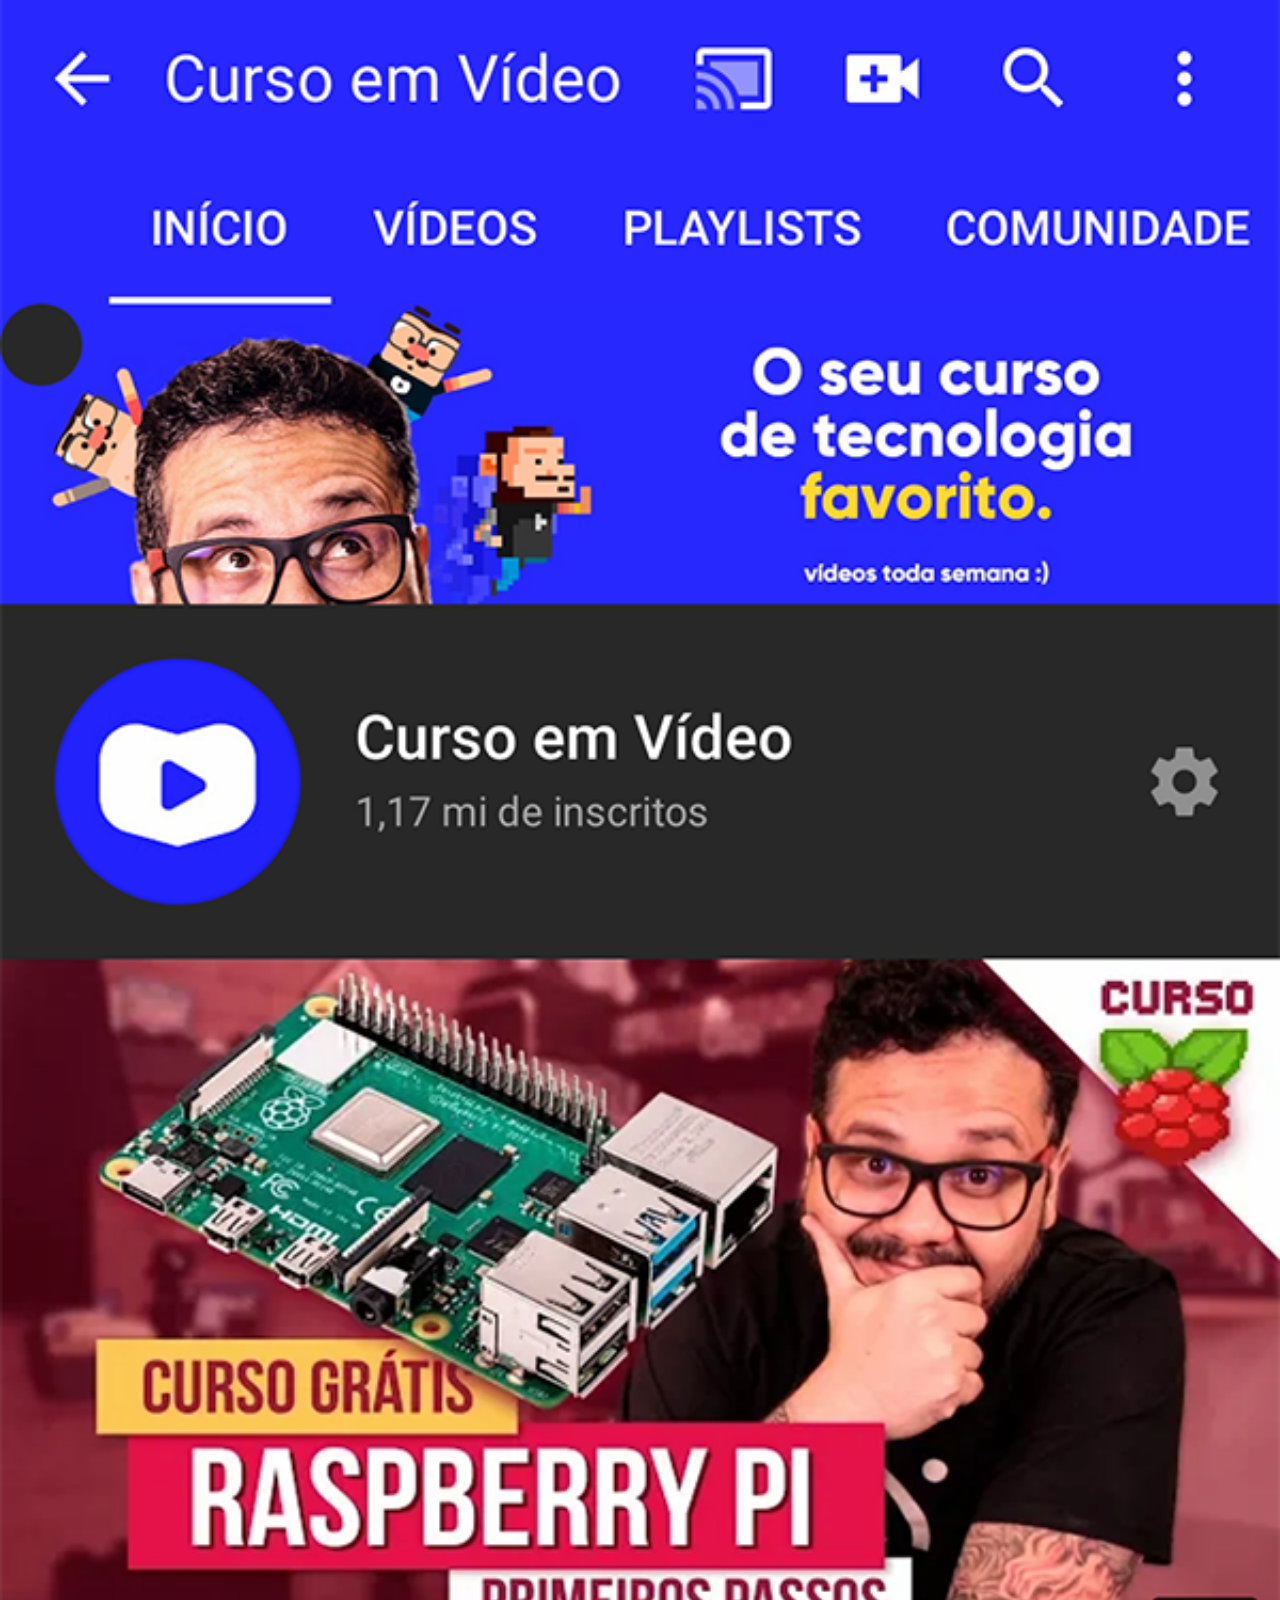
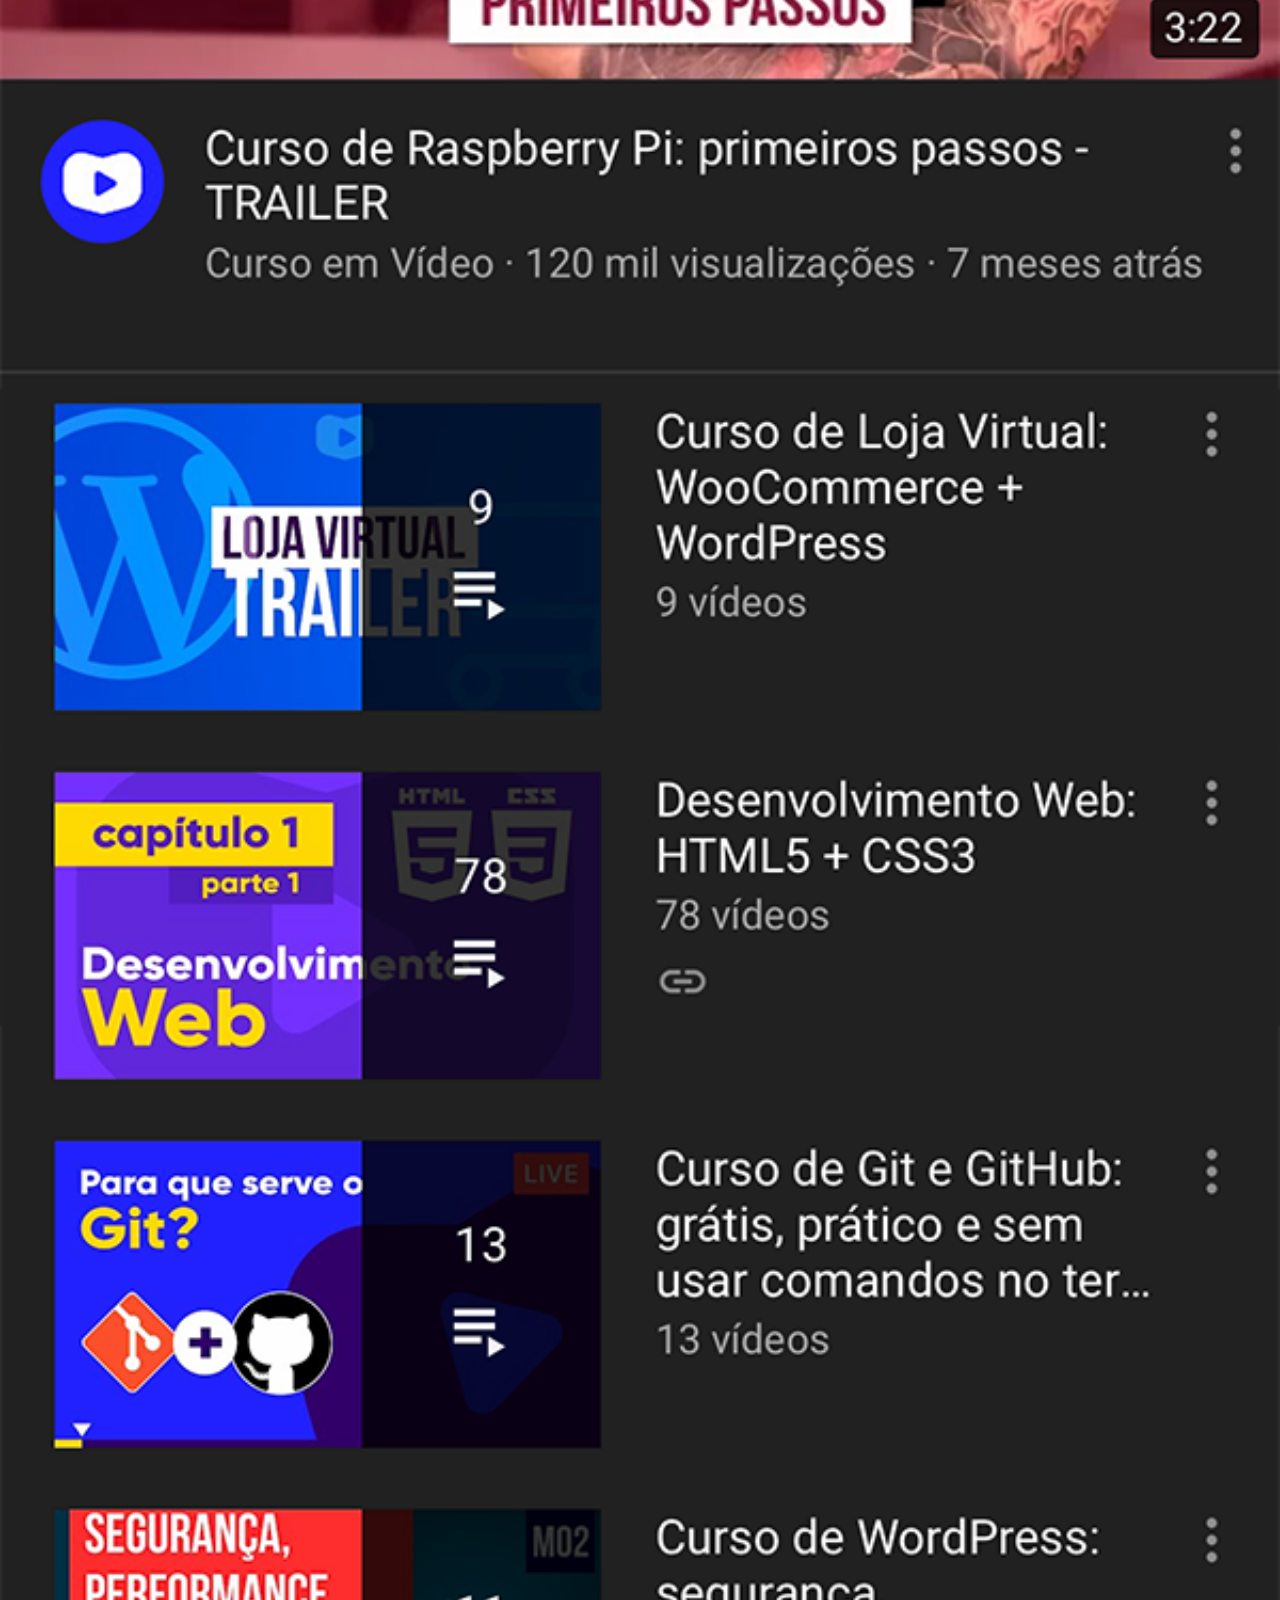
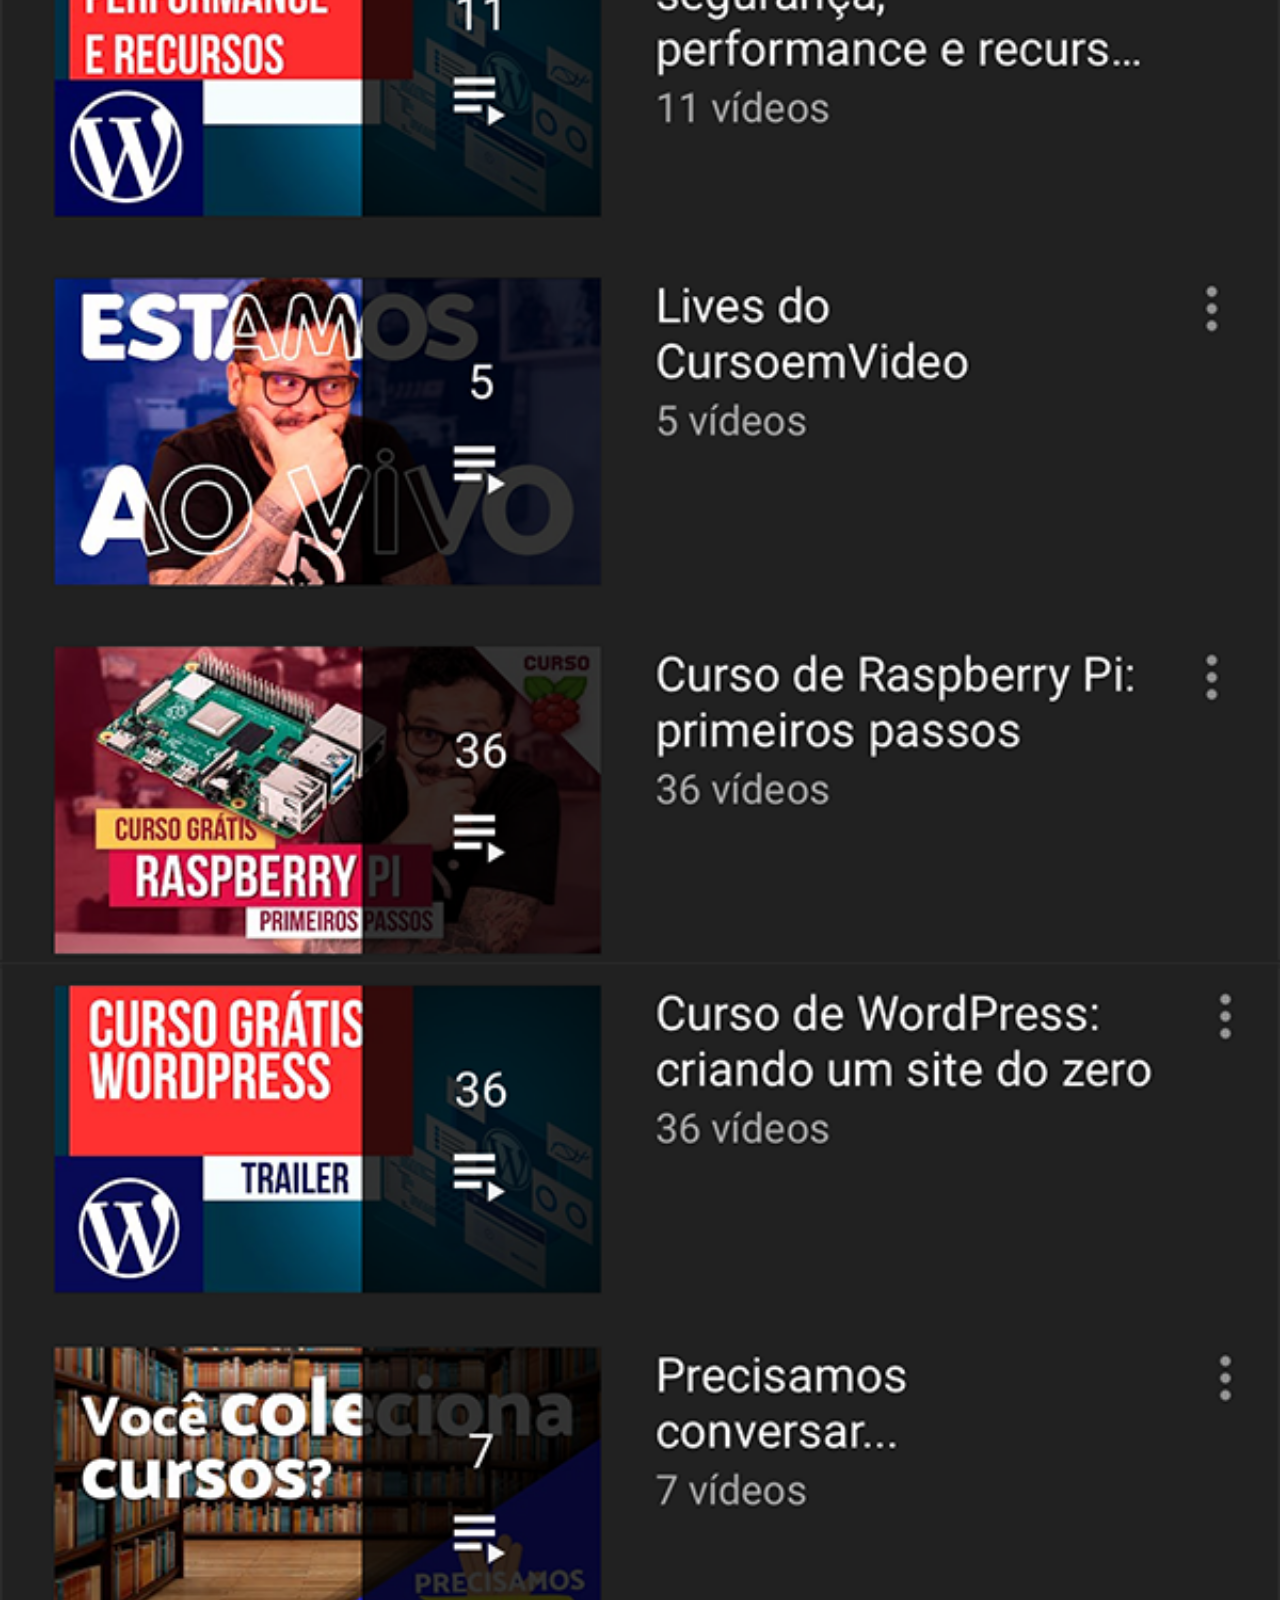
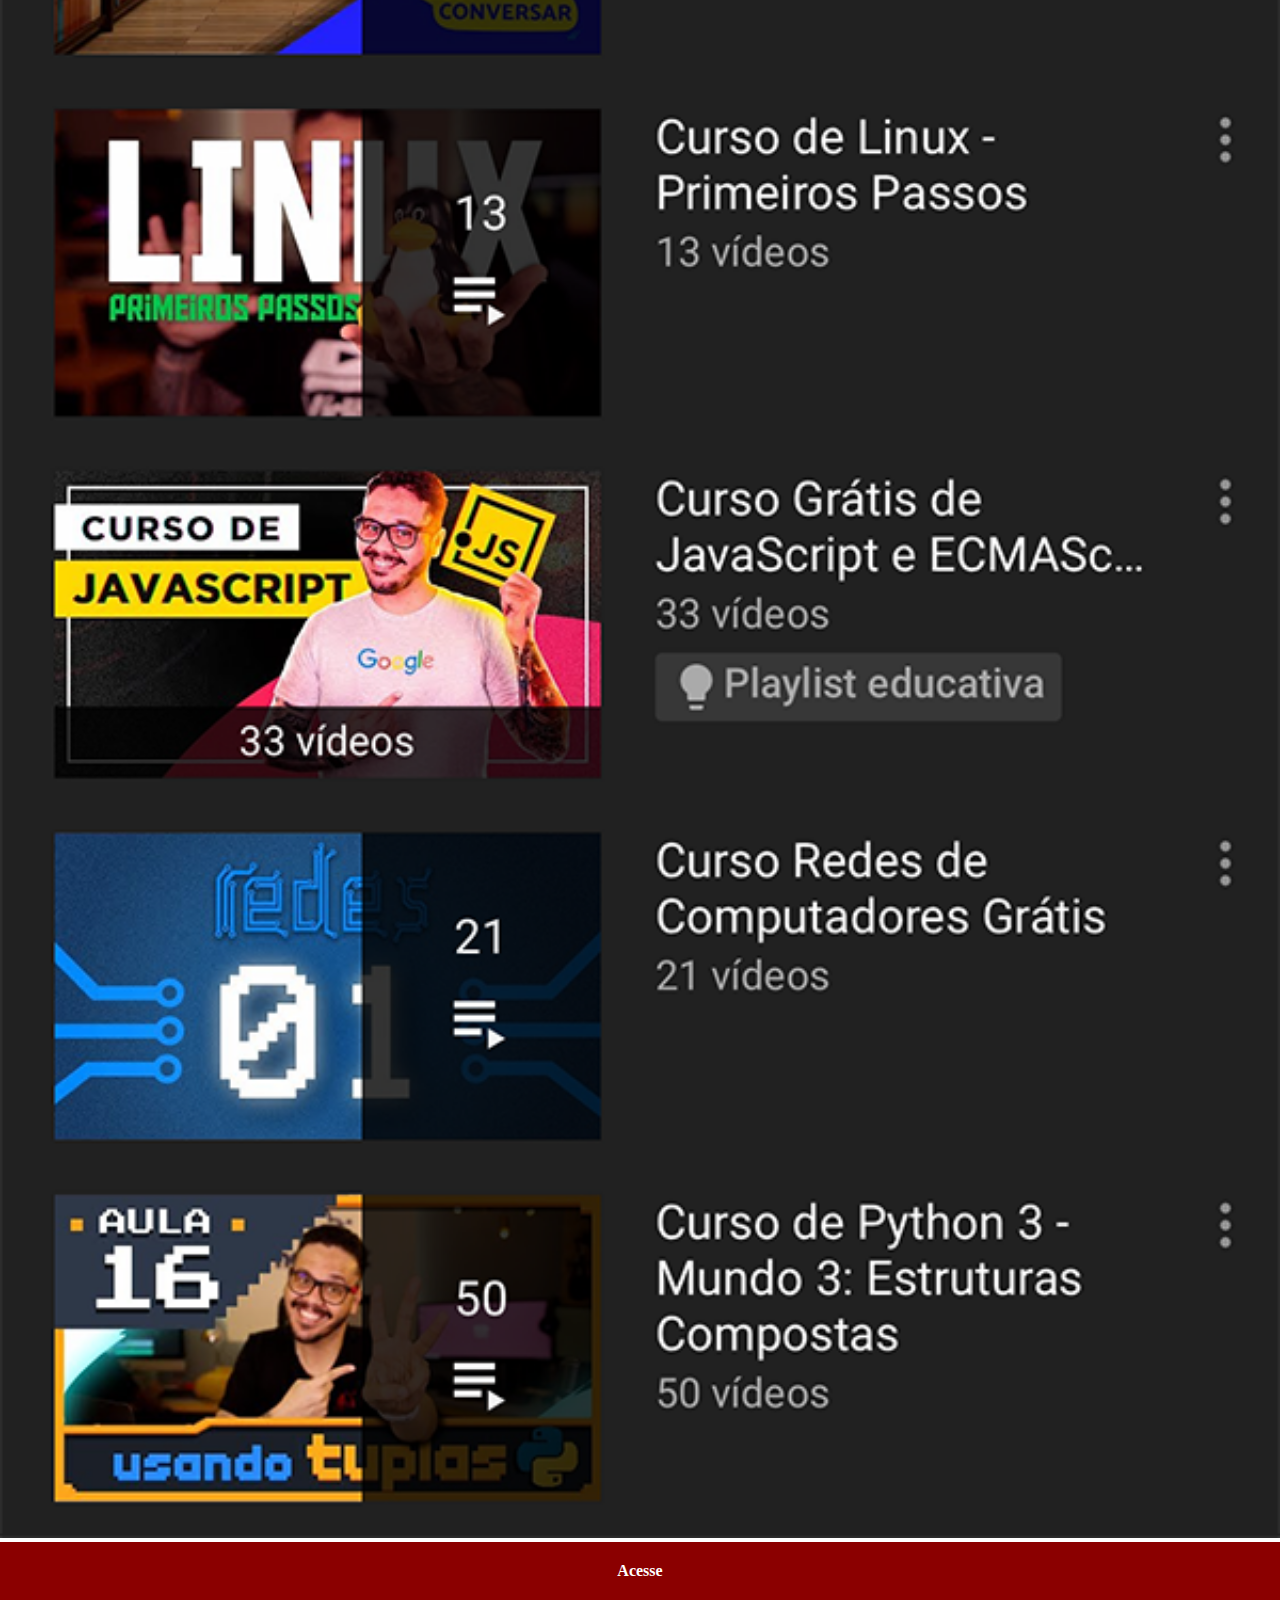
<file: youtube.html>
<!DOCTYPE html>
<html lang="pt-br">
<head>
    <meta charset="UTF-8">
    <meta name="viewport" content="width=device-width, initial-scale=1.0">
    <title>Youtube</title>
    <link rel="stylesheet" href="estilos/social.css">
    <style>
        a{
            background-color: darkred;
        }
        a:hover{
            background-color: red;
        }
    </style>
</head>
<body>
    <img src="imagens/tela-youtube.png" alt="Youtube">
    <a href="https://www.youtube.com/c/CursoemV%C3%ADdeo/playlists" target="_blank">Acesse</a>
</body>
</html>
</file>
<file: estilos/style.css>
@charset "UTF-8";

*{
    margin: 0px;
    padding: 0px;
    font-family: Arial, Helvetica, sans-serif;
}

html,body{
    height: 100vh;
    width: 100vw;
    background-color: black;
}

main{
    position: relative;
    height: 100vh;
    
}
body{
    background: url('../imagens/fundo-madeira.jpg') no-repeat   center;
    background-size: cover;
    background-attachment: fixed;
}
section#telefone{
    position: absolute;
    top: 50%;
    left: 50%;
    transform: translate(-50%,-50%);

    height: 630px;
    width: 310px;
    background: url('../imagens/frame-iphone.png');
    background-repeat: no-repeat;
}
iframe#tela{
    position: relative;
    top: 80px;
    left: 23px;
    width: 267px;
    height: 470px;
    
    
    
}
section#redes-sociais{
    text-align: end;


}
section#redes-sociais img{
    width: 40px;
    margin: 10px;
    border-radius: 50%;
    box-shadow: 2px 2px 5px rgba(0, 0, 0, 0.414);
    box-sizing: border-box;
    
    
}
section#redes-sociais img:hover{
    border: 2px solid rgba(255, 255, 255, 0.604);
    transform: translate(-5px,-5px);
    box-shadow: 5px 5px 10px rgba(0, 0, 0, 0.595);
    transition: transform 0.2s, border .7s;
}
</file>
<file: estilos/social.css>
*{
    margin: 0px;
    padding: 0px;
}
::-webkit-scrollbar{
    width: 0;
    height: 0; /*Para esconder a barra de rolagem.*/

}

img{
    width: 100%;
}
a{
    display: block;
    background-color: rgb(7, 7, 129);
    color: white;
    padding: 20px;
    text-align: center;
    font-weight: bolder;
    text-decoration: none;
            
}
a:hover{
    background-color: blue;
}
</file>
